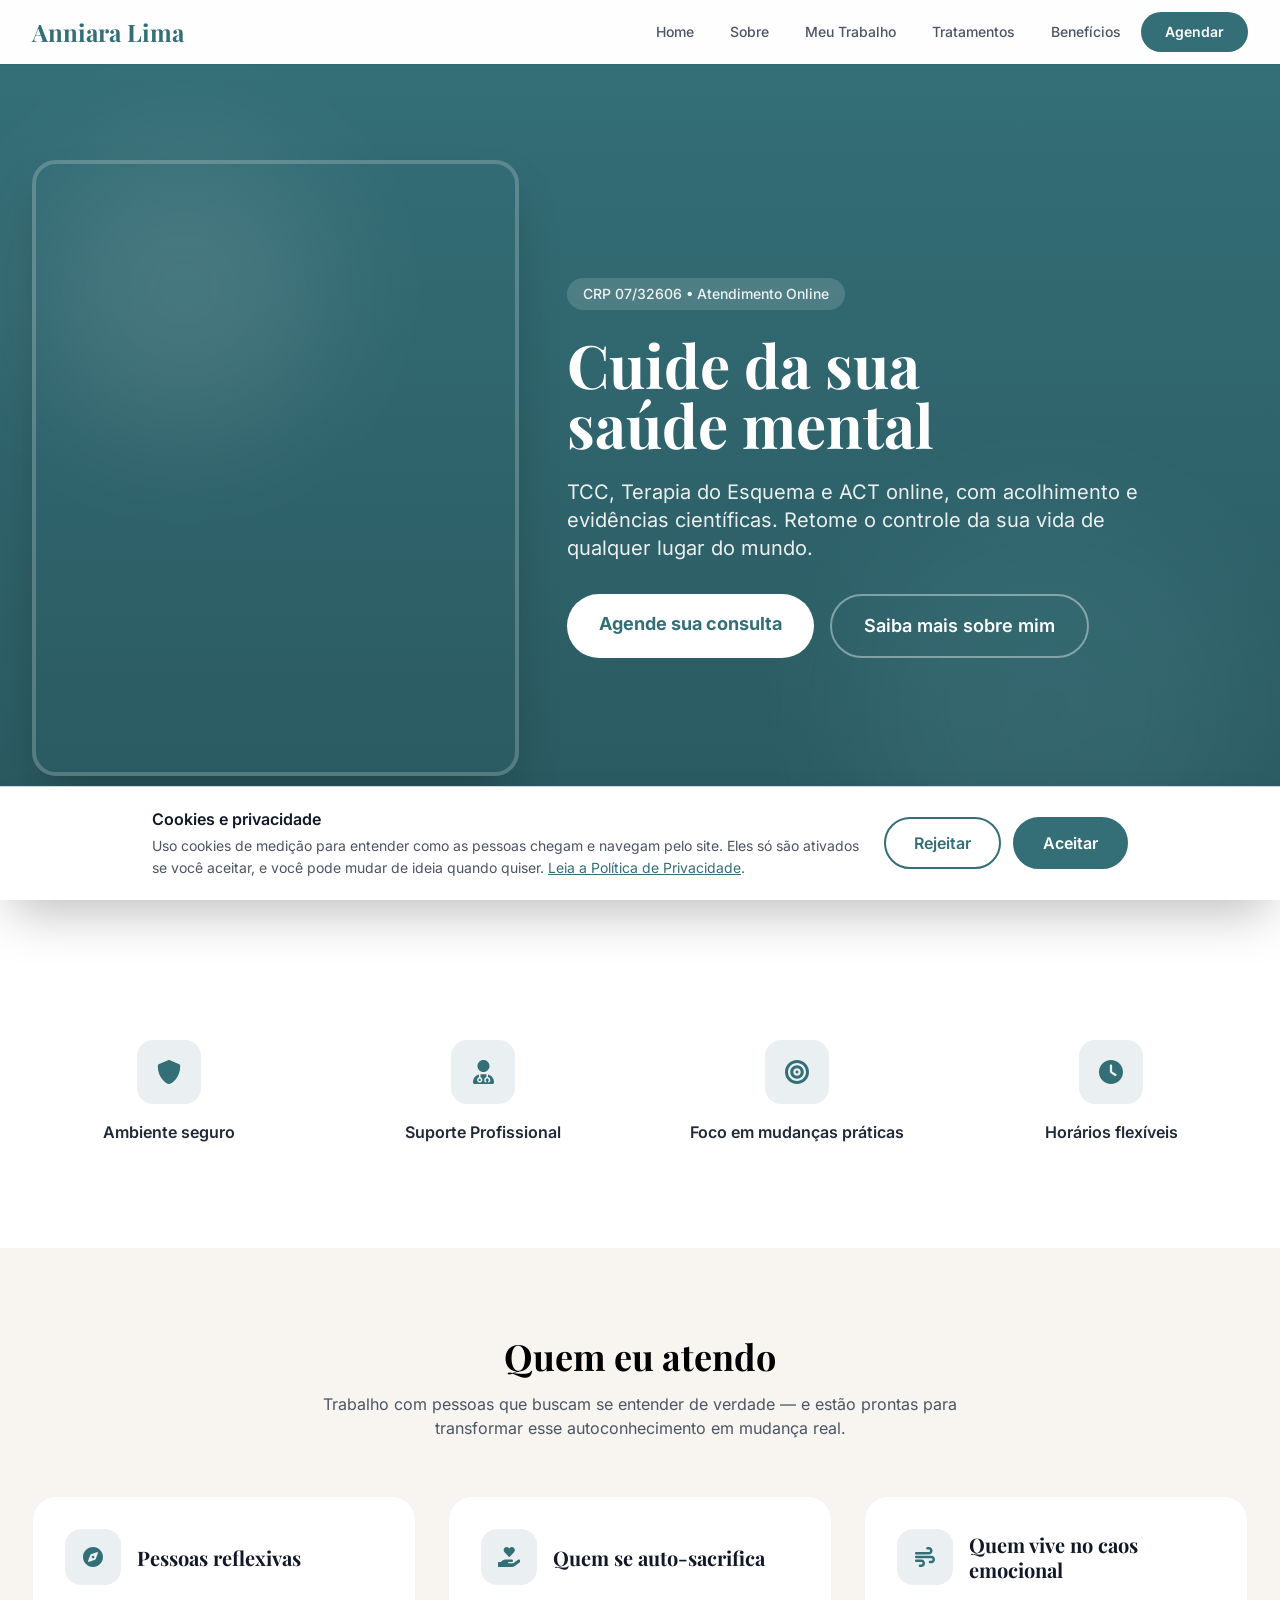
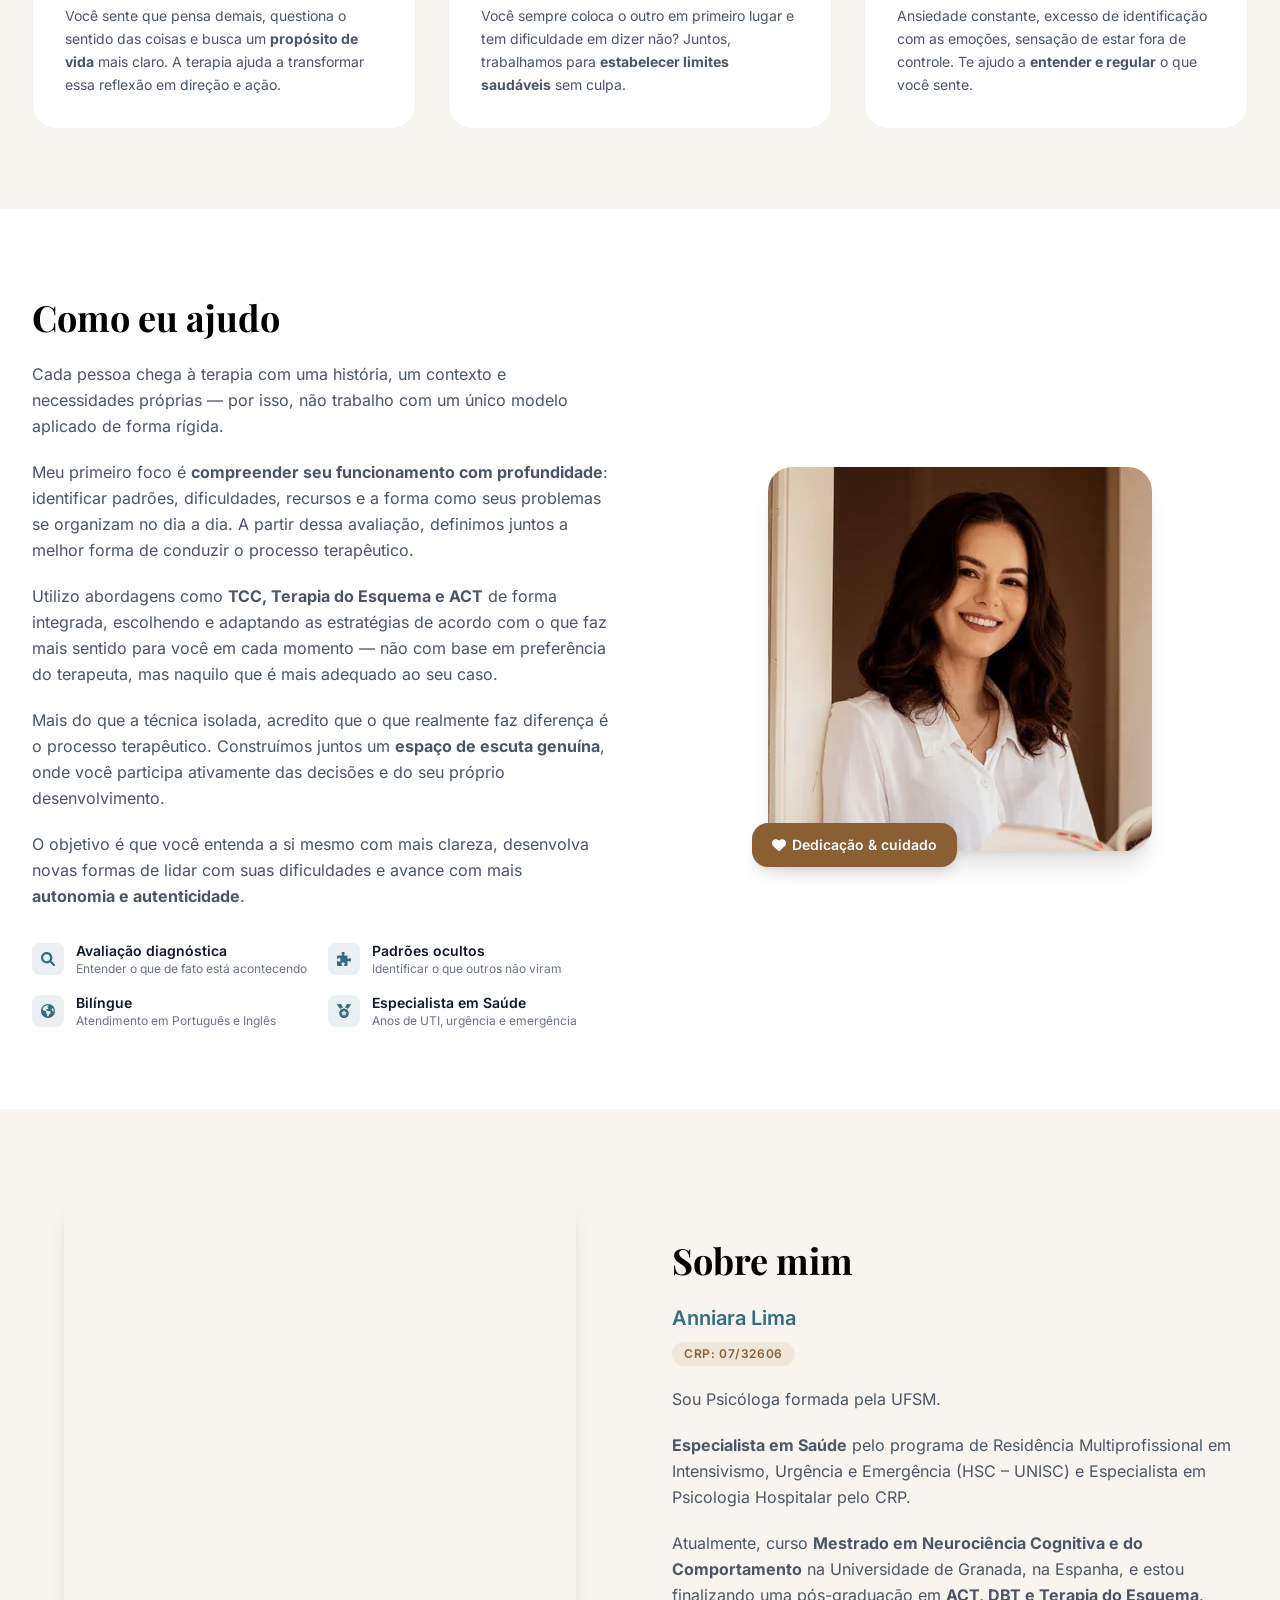
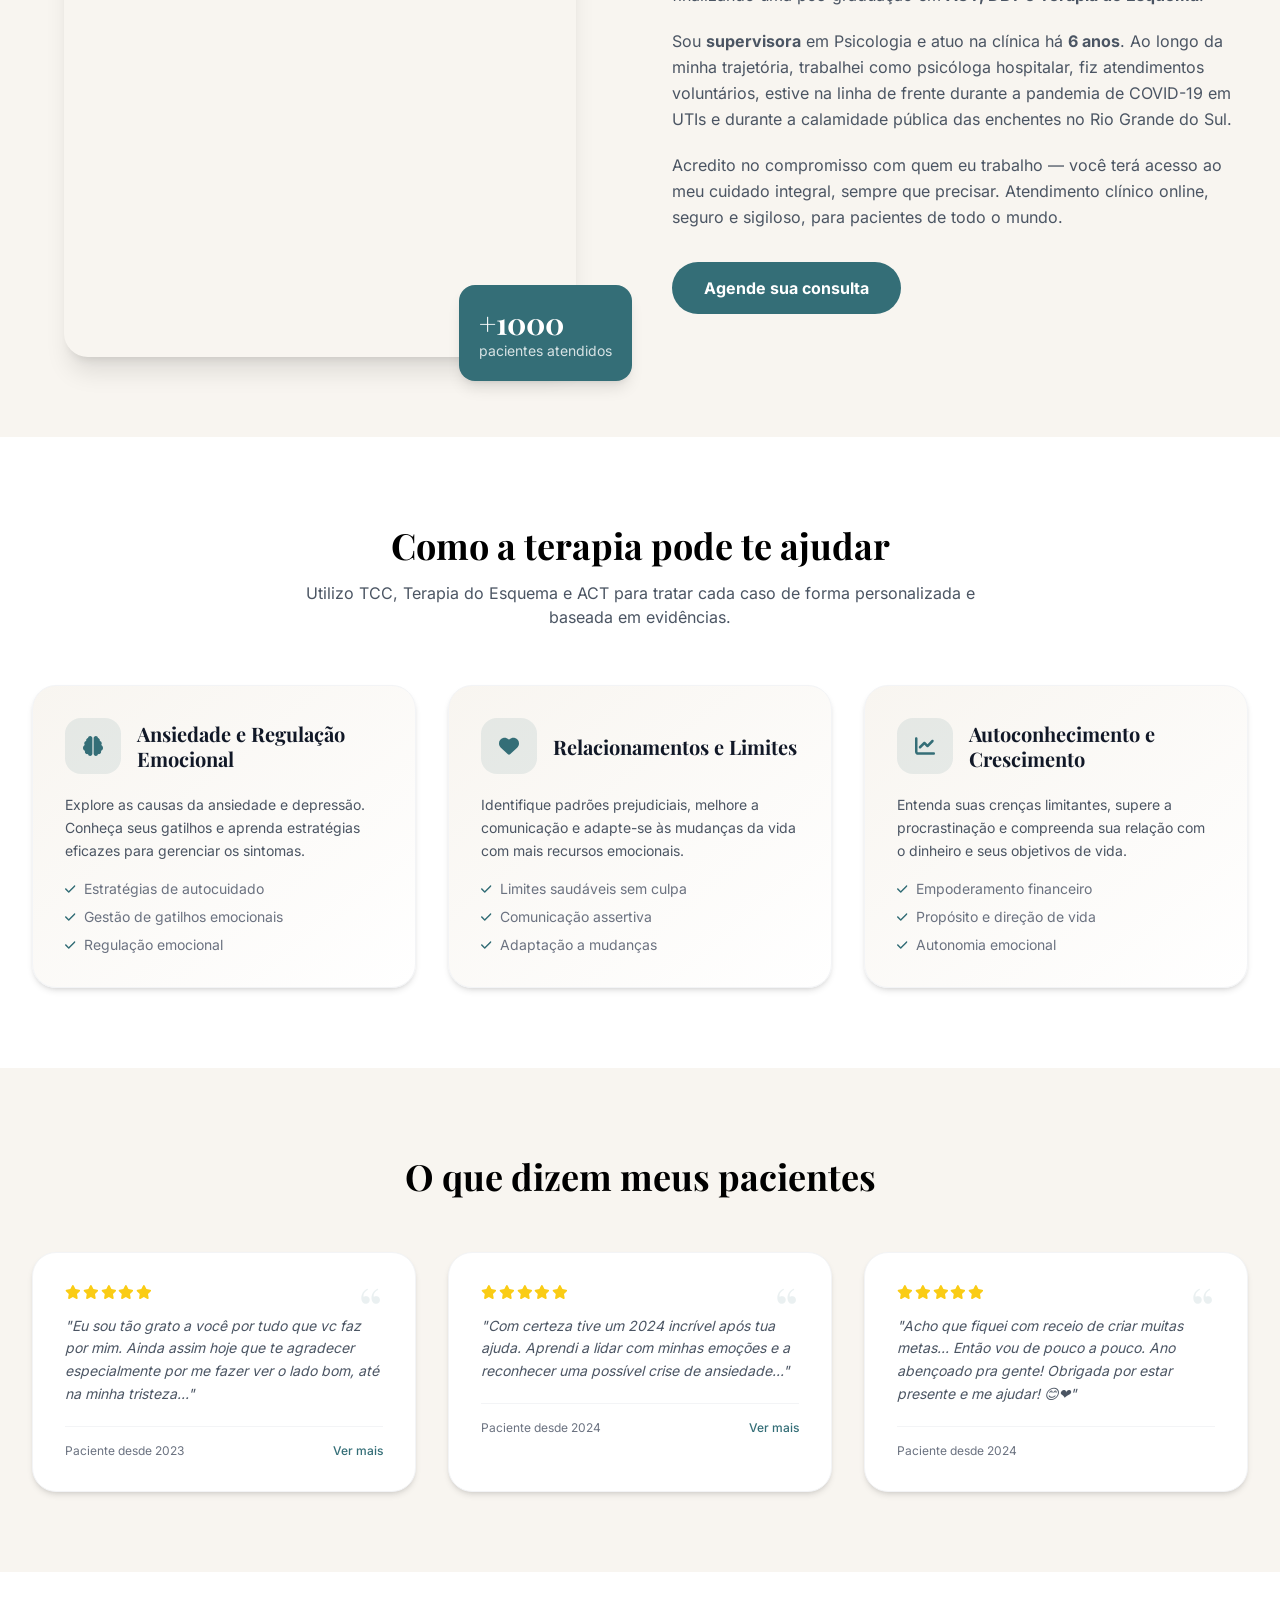
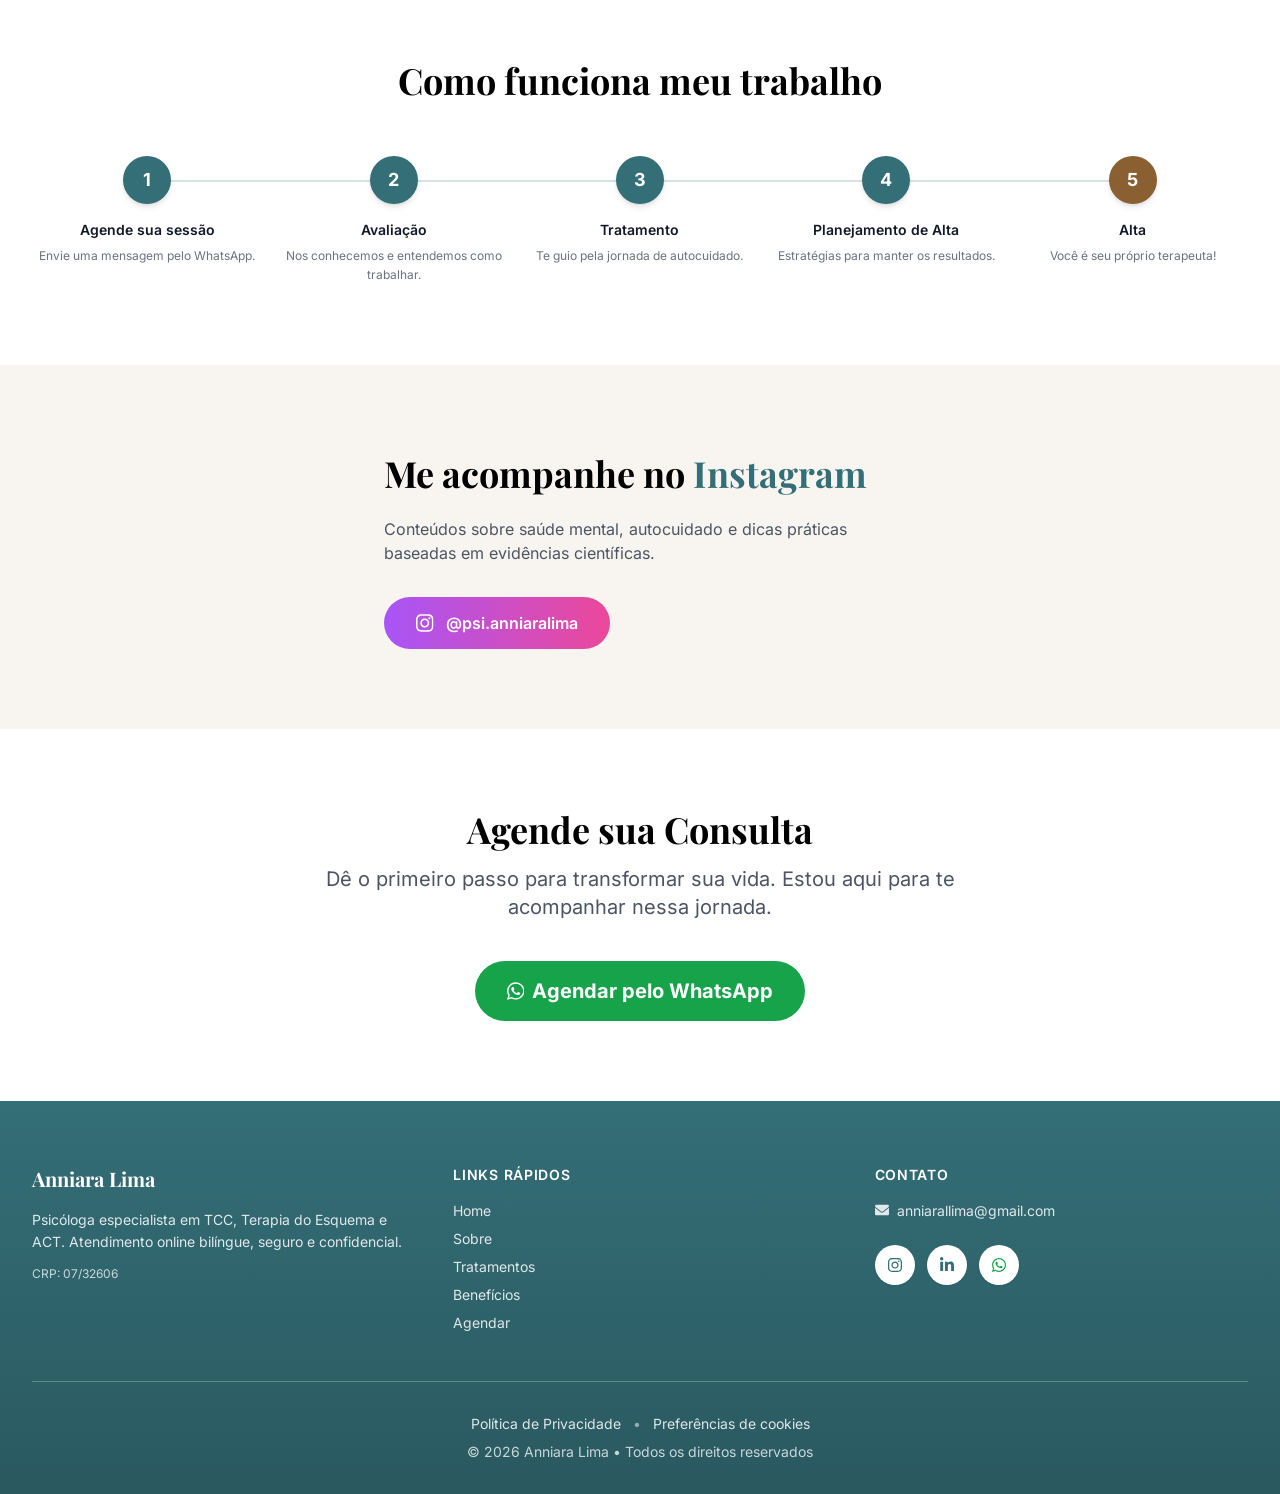
<file: index.html>
<!DOCTYPE html>
<html lang="pt-BR">

<head>
    <meta charset="UTF-8">
    <meta name="viewport" content="width=device-width, initial-scale=1.0">

    <!-- Consent Mode v2 — PRECISA vir antes do GTM.
         Tudo negado por padrão: a ANPD entende que analytics que alimenta
         publicidade não se sustenta em legítimo interesse, então só dispara
         depois do aceite explícito no banner. Se o visitante já escolheu antes,
         a escolha é restaurada aqui, antes de o GTM carregar, para as tags não
         perderem o page_view de quem já consentiu. -->
    <script>
        window.dataLayer = window.dataLayer || [];
        function gtag() { dataLayer.push(arguments); }
        gtag('consent', 'default', {
            ad_storage: 'denied',
            ad_user_data: 'denied',
            ad_personalization: 'denied',
            analytics_storage: 'denied',
            functionality_storage: 'granted',
            security_storage: 'granted',
            wait_for_update: 500
        });
        try {
            if (localStorage.getItem('anni_consentimento') === 'aceito') {
                gtag('consent', 'update', {
                    ad_storage: 'granted',
                    ad_user_data: 'granted',
                    ad_personalization: 'granted',
                    analytics_storage: 'granted'
                });
            }
        } catch (e) { /* localStorage bloqueado: mantém tudo negado */ }
    </script>

    <!-- Google Tag Manager. O GA4 (G-YTCXGHN0HZ) é configurado COMO TAG dentro
         deste container — não instalar o snippet gtag.js junto, senão o
         page_view conta duas vezes e a conversão infla. -->
    <script>
        (function (w, d, s, l, i) {
            w[l] = w[l] || []; w[l].push({ 'gtm.start': new Date().getTime(), event: 'gtm.js' });
            var f = d.getElementsByTagName(s)[0], j = d.createElement(s), dl = l != 'dataLayer' ? '&l=' + l : '';
            j.async = true; j.src = 'https://www.googletagmanager.com/gtm.js?id=' + i + dl;
            f.parentNode.insertBefore(j, f);
        })(window, document, 'script', 'dataLayer', 'GTM-5PC9S4DZ');
    </script>

    <title>Anniara Lima - Psicóloga | Terapia Cognitivo-Comportamental</title>
    <link rel="icon" type="image/x-icon" href="static/icon_anni.ico">
    <meta name="description"
        content="Psicóloga brasileira (CRP 07/32606) com atendimento online em TCC, Terapia do Esquema e ACT. Sessões em português e inglês, de qualquer lugar do mundo.">
    <meta name="author" content="Anniara Lima">
    <meta name="robots" content="index, follow">
    <meta property="og:title" content="Anniara Lima - Psicóloga | Terapia Cognitivo-Comportamental">
    <meta property="og:description"
        content="Psicóloga brasileira, CRP 07/32606. Atendimento online em TCC, Terapia do Esquema e ACT, em português e inglês.">
    <meta property="og:type" content="website">
    <meta property="og:url" content="https://anniaralima.com">
    <meta property="og:image" content="https://anniaralima.com/images/opt/hero-1200.webp">
    <meta name="twitter:card" content="summary_large_image">
    <meta name="twitter:title" content="Anniara Lima - Psicóloga | Terapia Cognitivo-Comportamental">
    <meta name="twitter:description"
        content="Psicóloga brasileira, CRP 07/32606. Atendimento online em TCC, Terapia do Esquema e ACT, em português e inglês.">
    <link rel="canonical" href="https://anniaralima.com">
    <script type="application/ld+json">
    {
      "@context": "https://schema.org",
      "@graph": [
        {
          "@type": "WebSite",
          "@id": "https://anniaralima.com/#website",
          "url": "https://anniaralima.com/",
          "name": "Anniara Lima — Psicóloga",
          "inLanguage": "pt-BR",
          "publisher": {
            "@id": "https://anniaralima.com/#pratica"
          }
        },
        {
          "@type": "WebPage",
          "@id": "https://anniaralima.com/#webpage",
          "url": "https://anniaralima.com/",
          "name": "Anniara Lima - Psicóloga | Terapia Cognitivo-Comportamental",
          "description": "Psicóloga brasileira (CRP 07/32606) com atendimento online em TCC, Terapia do Esquema e ACT. Sessões em português e inglês.",
          "inLanguage": "pt-BR",
          "isPartOf": {
            "@id": "https://anniaralima.com/#website"
          },
          "about": {
            "@id": "https://anniaralima.com/#anniara"
          },
          "primaryImageOfPage": {
            "@type": "ImageObject",
            "url": "https://anniaralima.com/images/opt/hero-1200.webp"
          }
        },
        {
          "@type": "Person",
          "@id": "https://anniaralima.com/#anniara",
          "name": "Anniara Lucia Dornelles de Lima",
          "alternateName": "Anniara Lima",
          "givenName": "Anniara",
          "familyName": "Dornelles de Lima",
          "jobTitle": "Psicóloga",
          "description": "Psicóloga brasileira registrada no CRP 07/32606, com atendimento clínico online em português e inglês. Trabalha com Terapia Cognitivo-Comportamental, Terapia do Esquema e Terapia de Aceitação e Compromisso.",
          "url": "https://anniaralima.com/",
          "image": "https://anniaralima.com/images/opt/hero-1200.webp",
          "email": "anniarallima@gmail.com",
          "nationality": {
            "@type": "Country",
            "name": "Brasil"
          },
          "knowsLanguage": [
            {
              "@type": "Language",
              "name": "Português"
            },
            {
              "@type": "Language",
              "name": "Inglês"
            }
          ],
          "knowsAbout": [
            "Terapia Cognitivo-Comportamental",
            "Terapia do Esquema",
            "Terapia de Aceitação e Compromisso",
            "Psicologia Hospitalar",
            "Ansiedade",
            "Regulação emocional",
            "Psicopatologia"
          ],
          "identifier": {
            "@type": "PropertyValue",
            "propertyID": "CRP",
            "name": "Registro no Conselho Regional de Psicologia",
            "value": "07/32606"
          },
          "memberOf": {
            "@type": "Organization",
            "name": "Conselho Regional de Psicologia do Rio Grande do Sul (CRP-07)"
          },
          "hasCredential": [
            {
              "@type": "EducationalOccupationalCredential",
              "name": "Bacharelado em Psicologia",
              "credentialCategory": "Graduação",
              "recognizedBy": {
                "@type": "CollegeOrUniversity",
                "name": "Universidade Federal de Santa Maria (UFSM)"
              }
            },
            {
              "@type": "EducationalOccupationalCredential",
              "name": "Residência Multiprofissional em Intensivismo, Urgência e Emergência",
              "credentialCategory": "Residência",
              "recognizedBy": {
                "@type": "CollegeOrUniversity",
                "name": "Universidade de Santa Cruz do Sul (UNISC)"
              }
            },
            {
              "@type": "EducationalOccupationalCredential",
              "name": "Especialista em Psicologia Hospitalar",
              "credentialCategory": "Título de especialista",
              "recognizedBy": {
                "@type": "Organization",
                "name": "Conselho Federal de Psicologia (CFP)",
                "url": "https://site.cfp.org.br/"
              }
            }
          ],
          "alumniOf": [
            {
              "@type": "CollegeOrUniversity",
              "name": "Universidade Federal de Santa Maria (UFSM)"
            },
            {
              "@type": "CollegeOrUniversity",
              "name": "Universidade de Santa Cruz do Sul (UNISC)"
            },
            {
              "@type": "CollegeOrUniversity",
              "name": "Universidad de Granada"
            }
          ],
          "worksFor": {
            "@id": "https://anniaralima.com/#pratica"
          },
          "sameAs": [
            "https://instagram.com/psi.anniaralima",
            "https://www.linkedin.com/in/anniara-lima"
          ]
        },
        {
          "@type": "MedicalOrganization",
          "@id": "https://anniaralima.com/#pratica",
          "name": "Anniara Lima — Psicologia Clínica Online",
          "description": "Atendimento psicológico clínico online, em português e inglês, para adultos em qualquer lugar do mundo.",
          "url": "https://anniaralima.com/",
          "email": "anniarallima@gmail.com",
          "telephone": "+34678217421",
          "image": "https://anniaralima.com/images/opt/hero-1200.webp",
          "founder": {
            "@id": "https://anniaralima.com/#anniara"
          },
          "employee": {
            "@id": "https://anniaralima.com/#anniara"
          },
          "knowsLanguage": [
            {
              "@type": "Language",
              "name": "Português"
            },
            {
              "@type": "Language",
              "name": "Inglês"
            }
          ],
          "areaServed": {
            "@type": "Country",
            "name": "Brasil"
          },
          "sameAs": [
            "https://instagram.com/psi.anniaralima",
            "https://www.linkedin.com/in/anniara-lima"
          ]
        },
        {
          "@type": "Service",
          "@id": "https://anniaralima.com/#servico-tcc",
          "name": "Terapia Cognitivo-Comportamental online",
          "serviceType": "Terapia Cognitivo-Comportamental",
          "provider": {
            "@id": "https://anniaralima.com/#pratica"
          },
          "areaServed": {
            "@type": "Country",
            "name": "Brasil"
          },
          "availableChannel": {
            "@type": "ServiceChannel",
            "serviceUrl": "https://anniaralima.com/#agendar",
            "availableLanguage": [
              {
                "@type": "Language",
                "name": "Português"
              },
              {
                "@type": "Language",
                "name": "Inglês"
              }
            ]
          }
        },
        {
          "@type": "Service",
          "@id": "https://anniaralima.com/#servico-esquema",
          "name": "Terapia do Esquema online",
          "serviceType": "Terapia do Esquema",
          "provider": {
            "@id": "https://anniaralima.com/#pratica"
          },
          "areaServed": {
            "@type": "Country",
            "name": "Brasil"
          },
          "availableChannel": {
            "@type": "ServiceChannel",
            "serviceUrl": "https://anniaralima.com/#agendar",
            "availableLanguage": [
              {
                "@type": "Language",
                "name": "Português"
              },
              {
                "@type": "Language",
                "name": "Inglês"
              }
            ]
          }
        },
        {
          "@type": "Service",
          "@id": "https://anniaralima.com/#servico-act",
          "name": "Terapia de Aceitação e Compromisso online",
          "serviceType": "Terapia de Aceitação e Compromisso",
          "provider": {
            "@id": "https://anniaralima.com/#pratica"
          },
          "areaServed": {
            "@type": "Country",
            "name": "Brasil"
          },
          "availableChannel": {
            "@type": "ServiceChannel",
            "serviceUrl": "https://anniaralima.com/#agendar",
            "availableLanguage": [
              {
                "@type": "Language",
                "name": "Português"
              },
              {
                "@type": "Language",
                "name": "Inglês"
              }
            ]
          }
        }
      ]
    }
    </script>
    <link rel="preload" href="static/fonts/inter-latin.woff2" as="font" type="font/woff2" crossorigin>
    <link rel="preload" href="static/fonts/playfair-display-latin.woff2" as="font" type="font/woff2" crossorigin>
    <link rel="preload" as="image" fetchpriority="high" href="images/opt/hero-640.webp"
        imagesrcset="images/opt/hero-480.webp 480w, images/opt/hero-640.webp 640w, images/opt/hero-768.webp 768w, images/opt/hero-900.webp 900w, images/opt/hero-1200.webp 1200w"
        imagesizes="(max-width: 767px) calc(100vw - 2rem), 512px">
    <link rel="stylesheet" href="styles.css">
    <link rel="apple-touch-icon" sizes="180x180" href="static/opt/apple-touch-icon.png">
    <link rel="icon" type="image/png" sizes="192x192" href="static/opt/icon-192.png">
    <link rel="icon" type="image/png" sizes="512x512" href="static/opt/icon-512.png">
</head>

<body class="bg-soft-bg font-sans">
    <!-- Google Tag Manager (noscript) -->
    <noscript><iframe src="https://www.googletagmanager.com/ns.html?id=GTM-5PC9S4DZ" height="0" width="0"
            style="display:none;visibility:hidden" title="Google Tag Manager"></iframe></noscript>
    <!-- Sprite de ícones (substitui o Font Awesome) -->
    <svg xmlns="http://www.w3.org/2000/svg" style="display:none" aria-hidden="true"><symbol id="i-bars" viewBox="0 0 448 512"><path d="M0 96C0 78.33 14.33 64 32 64H416C433.7 64 448 78.33 448 96C448 113.7 433.7 128 416 128H32C14.33 128 0 113.7 0 96zM0 256C0 238.3 14.33 224 32 224H416C433.7 224 448 238.3 448 256C448 273.7 433.7 288 416 288H32C14.33 288 0 273.7 0 256zM416 448H32C14.33 448 0 433.7 0 416C0 398.3 14.33 384 32 384H416C433.7 384 448 398.3 448 416C448 433.7 433.7 448 416 448z"/></symbol><symbol id="i-brain" viewBox="0 0 512 512"><path d="M184 0C214.9 0 240 25.07 240 56V456C240 486.9 214.9 512 184 512C155.1 512 131.3 490.1 128.3 461.9C123.1 463.3 117.6 464 112 464C76.65 464 48 435.3 48 400C48 392.6 49.27 385.4 51.59 378.8C21.43 367.4 0 338.2 0 304C0 272.1 18.71 244.5 45.77 231.7C37.15 220.8 32 206.1 32 192C32 161.3 53.59 135.7 82.41 129.4C80.84 123.9 80 118 80 112C80 82.06 100.6 56.92 128.3 49.93C131.3 21.86 155.1 0 184 0zM383.7 49.93C411.4 56.92 432 82.06 432 112C432 118 431.2 123.9 429.6 129.4C458.4 135.7 480 161.3 480 192C480 206.1 474.9 220.8 466.2 231.7C493.3 244.5 512 272.1 512 304C512 338.2 490.6 367.4 460.4 378.8C462.7 385.4 464 392.6 464 400C464 435.3 435.3 464 400 464C394.4 464 388.9 463.3 383.7 461.9C380.7 490.1 356.9 512 328 512C297.1 512 272 486.9 272 456V56C272 25.07 297.1 0 328 0C356.9 0 380.7 21.86 383.7 49.93z"/></symbol><symbol id="i-bullseye" viewBox="0 0 512 512"><path d="M288 256C288 273.7 273.7 288 256 288C238.3 288 224 273.7 224 256C224 238.3 238.3 224 256 224C273.7 224 288 238.3 288 256zM112 256C112 176.5 176.5 112 256 112C335.5 112 400 176.5 400 256C400 335.5 335.5 400 256 400C176.5 400 112 335.5 112 256zM256 336C300.2 336 336 300.2 336 256C336 211.8 300.2 176 256 176C211.8 176 176 211.8 176 256C176 300.2 211.8 336 256 336zM512 256C512 397.4 397.4 512 256 512C114.6 512 0 397.4 0 256C0 114.6 114.6 0 256 0C397.4 0 512 114.6 512 256zM256 64C149.1 64 64 149.1 64 256C64 362 149.1 448 256 448C362 448 448 362 448 256C448 149.1 362 64 256 64z"/></symbol><symbol id="i-chart-line" viewBox="0 0 512 512"><path d="M64 400C64 408.8 71.16 416 80 416H480C497.7 416 512 430.3 512 448C512 465.7 497.7 480 480 480H80C35.82 480 0 444.2 0 400V64C0 46.33 14.33 32 32 32C49.67 32 64 46.33 64 64V400zM342.6 278.6C330.1 291.1 309.9 291.1 297.4 278.6L240 221.3L150.6 310.6C138.1 323.1 117.9 323.1 105.4 310.6C92.88 298.1 92.88 277.9 105.4 265.4L217.4 153.4C229.9 140.9 250.1 140.9 262.6 153.4L320 210.7L425.4 105.4C437.9 92.88 458.1 92.88 470.6 105.4C483.1 117.9 483.1 138.1 470.6 150.6L342.6 278.6z"/></symbol><symbol id="i-check" viewBox="0 0 448 512"><path d="M438.6 105.4C451.1 117.9 451.1 138.1 438.6 150.6L182.6 406.6C170.1 419.1 149.9 419.1 137.4 406.6L9.372 278.6C-3.124 266.1-3.124 245.9 9.372 233.4C21.87 220.9 42.13 220.9 54.63 233.4L159.1 338.7L393.4 105.4C405.9 92.88 426.1 92.88 438.6 105.4H438.6z"/></symbol><symbol id="i-clock" viewBox="0 0 512 512"><path d="M256 512C114.6 512 0 397.4 0 256C0 114.6 114.6 0 256 0C397.4 0 512 114.6 512 256C512 397.4 397.4 512 256 512zM232 256C232 264 236 271.5 242.7 275.1L338.7 339.1C349.7 347.3 364.6 344.3 371.1 333.3C379.3 322.3 376.3 307.4 365.3 300L280 243.2V120C280 106.7 269.3 96 255.1 96C242.7 96 231.1 106.7 231.1 120L232 256z"/></symbol><symbol id="i-compass" viewBox="0 0 512 512"><path d="M288 256C288 273.7 273.7 288 256 288C238.3 288 224 273.7 224 256C224 238.3 238.3 224 256 224C273.7 224 288 238.3 288 256zM0 256C0 114.6 114.6 0 256 0C397.4 0 512 114.6 512 256C512 397.4 397.4 512 256 512C114.6 512 0 397.4 0 256zM325.1 306.7L380.6 162.4C388.1 142.1 369 123.9 349.6 131.4L205.3 186.9C196.8 190.1 190.1 196.8 186.9 205.3L131.4 349.6C123.9 369 142.1 388.1 162.4 380.6L306.7 325.1C315.2 321.9 321.9 315.2 325.1 306.7V306.7z"/></symbol><symbol id="i-envelope" viewBox="0 0 512 512"><path d="M256 352c-16.53 0-33.06-5.422-47.16-16.41L0 173.2V400C0 426.5 21.49 448 48 448h416c26.51 0 48-21.49 48-48V173.2l-208.8 162.5C289.1 346.6 272.5 352 256 352zM16.29 145.3l212.2 165.1c16.19 12.6 38.87 12.6 55.06 0l212.2-165.1C505.1 137.3 512 125 512 112C512 85.49 490.5 64 464 64h-416C21.49 64 0 85.49 0 112C0 125 6.01 137.3 16.29 145.3z"/></symbol><symbol id="i-globe-americas" viewBox="0 0 512 512"><path d="M512 256C512 397.4 397.4 512 256 512C114.6 512 0 397.4 0 256C0 114.6 114.6 0 256 0C397.4 0 512 114.6 512 256zM57.71 192.1L67.07 209.4C75.36 223.9 88.99 234.6 105.1 239.2L162.1 255.7C180.2 260.6 192 276.3 192 294.2V334.1C192 345.1 198.2 355.1 208 359.1C217.8 364.9 224 374.9 224 385.9V424.9C224 440.5 238.9 451.7 253.9 447.4C270.1 442.8 282.5 429.1 286.6 413.7L289.4 402.5C293.6 385.6 304.6 371.1 319.7 362.4L327.8 357.8C342.8 349.3 352 333.4 352 316.1V307.9C352 295.1 346.9 282.9 337.9 273.9L334.1 270.1C325.1 261.1 312.8 255.1 300.1 255.1H256.1C245.9 255.1 234.9 253.1 225.2 247.6L190.7 227.8C186.4 225.4 183.1 221.4 181.6 216.7C178.4 207.1 182.7 196.7 191.7 192.1L197.7 189.2C204.3 185.9 211.9 185.3 218.1 187.7L242.2 195.4C250.3 198.1 259.3 195 264.1 187.9C268.8 180.8 268.3 171.5 262.9 165L249.3 148.8C239.3 136.8 239.4 119.3 249.6 107.5L265.3 89.12C274.1 78.85 275.5 64.16 268.8 52.42L266.4 48.26C262.1 48.09 259.5 48 256 48C163.1 48 84.4 108.9 57.71 192.1L57.71 192.1zM437.6 154.5L412 164.8C396.3 171.1 388.2 188.5 393.5 204.6L410.4 255.3C413.9 265.7 422.4 273.6 433 276.3L462.2 283.5C463.4 274.5 464 265.3 464 256C464 219.2 454.4 184.6 437.6 154.5H437.6z"/></symbol><symbol id="i-hand-holding-heart" viewBox="0 0 576 512"><path d="M275.2 250.5c7 7.375 18.5 7.375 25.5 0l108.1-114.2c31.5-33.12 29.72-88.1-5.65-118.7c-30.88-26.75-76.75-21.9-104.9 7.724L287.1 36.91L276.8 25.28C248.7-4.345 202.7-9.194 171.1 17.56C136.7 48.18 134.7 103.2 166.4 136.3L275.2 250.5zM568.2 336.3c-13.12-17.81-38.14-21.66-55.93-8.469l-119.7 88.17h-120.6c-8.748 0-15.1-7.25-15.1-15.1c0-8.746 7.25-15.1 15.1-15.1h78.25c15.1 0 30.75-10.87 33.37-26.62c3.25-19.1-12.12-37.37-31.62-37.37H191.1c-26.1 0-53.12 9.25-74.12 26.25l-46.5 37.74l-55.37-.0253c-8.748 0-15.1 7.275-15.1 16.02L.0001 496C.0001 504.8 7.251 512 15.1 512h346.1c22.03 0 43.92-7.187 61.7-20.28l135.1-99.51C577.5 379.1 581.3 354.1 568.2 336.3z"/></symbol><symbol id="i-heart" viewBox="0 0 512 512"><path d="M0 190.9V185.1C0 115.2 50.52 55.58 119.4 44.1C164.1 36.51 211.4 51.37 244 84.02L256 96L267.1 84.02C300.6 51.37 347 36.51 392.6 44.1C461.5 55.58 512 115.2 512 185.1V190.9C512 232.4 494.8 272.1 464.4 300.4L283.7 469.1C276.2 476.1 266.3 480 256 480C245.7 480 235.8 476.1 228.3 469.1L47.59 300.4C17.23 272.1 .0003 232.4 .0003 190.9L0 190.9z"/></symbol><symbol id="i-instagram" viewBox="0 0 448 512"><path d="M224.1 141c-63.6 0-114.9 51.3-114.9 114.9s51.3 114.9 114.9 114.9S339 319.5 339 255.9 287.7 141 224.1 141zm0 189.6c-41.1 0-74.7-33.5-74.7-74.7s33.5-74.7 74.7-74.7 74.7 33.5 74.7 74.7-33.6 74.7-74.7 74.7zm146.4-194.3c0 14.9-12 26.8-26.8 26.8-14.9 0-26.8-12-26.8-26.8s12-26.8 26.8-26.8 26.8 12 26.8 26.8zm76.1 27.2c-1.7-35.9-9.9-67.7-36.2-93.9-26.2-26.2-58-34.4-93.9-36.2-37-2.1-147.9-2.1-184.9 0-35.8 1.7-67.6 9.9-93.9 36.1s-34.4 58-36.2 93.9c-2.1 37-2.1 147.9 0 184.9 1.7 35.9 9.9 67.7 36.2 93.9s58 34.4 93.9 36.2c37 2.1 147.9 2.1 184.9 0 35.9-1.7 67.7-9.9 93.9-36.2 26.2-26.2 34.4-58 36.2-93.9 2.1-37 2.1-147.8 0-184.8zM398.8 388c-7.8 19.6-22.9 34.7-42.6 42.6-29.5 11.7-99.5 9-132.1 9s-102.7 2.6-132.1-9c-19.6-7.8-34.7-22.9-42.6-42.6-11.7-29.5-9-99.5-9-132.1s-2.6-102.7 9-132.1c7.8-19.6 22.9-34.7 42.6-42.6 29.5-11.7 99.5-9 132.1-9s102.7-2.6 132.1 9c19.6 7.8 34.7 22.9 42.6 42.6 11.7 29.5 9 99.5 9 132.1s2.7 102.7-9 132.1z"/></symbol><symbol id="i-linkedin-in" viewBox="0 0 448 512"><path d="M100.28 448H7.4V148.9h92.88zM53.79 108.1C24.09 108.1 0 83.5 0 53.8a53.79 53.79 0 0 1 107.58 0c0 29.7-24.1 54.3-53.79 54.3zM447.9 448h-92.68V302.4c0-34.7-.7-79.2-48.29-79.2-48.29 0-55.69 37.7-55.69 76.7V448h-92.78V148.9h89.08v40.8h1.3c12.4-23.5 42.69-48.3 87.88-48.3 94 0 111.28 61.9 111.28 142.3V448z"/></symbol><symbol id="i-medal" viewBox="0 0 512 512"><path d="M223.7 130.8L149.1 7.77C147.1 2.949 141.9 0 136.3 0H16.03c-12.95 0-20.53 14.58-13.1 25.18l111.3 158.9C143.9 156.4 181.7 137.3 223.7 130.8zM256 160c-97.25 0-176 78.75-176 176S158.8 512 256 512s176-78.75 176-176S353.3 160 256 160zM348.5 317.3l-37.88 37l8.875 52.25c1.625 9.25-8.25 16.5-16.63 12l-46.88-24.62L209.1 418.5c-8.375 4.5-18.25-2.75-16.63-12l8.875-52.25l-37.88-37C156.6 310.6 160.5 299 169.9 297.6l52.38-7.625L245.7 242.5c2-4.25 6.125-6.375 10.25-6.375S264.2 238.3 266.2 242.5l23.5 47.5l52.38 7.625C351.6 299 355.4 310.6 348.5 317.3zM495.1 0H375.7c-5.621 0-10.83 2.949-13.72 7.77l-73.76 122.1c42 6.5 79.88 25.62 109.5 53.38l111.3-158.9C516.5 14.58 508.9 0 495.1 0z"/></symbol><symbol id="i-puzzle-piece" viewBox="0 0 512 512"><path d="M512 288c0 35.35-21.49 64-48 64c-32.43 0-31.72-32-55.64-32C394.9 320 384 330.9 384 344.4V480c0 17.67-14.33 32-32 32h-71.64C266.9 512 256 501.1 256 487.6C256 463.1 288 464.4 288 432c0-26.51-28.65-48-64-48s-64 21.49-64 48c0 32.43 32 31.72 32 55.64C192 501.1 181.1 512 167.6 512H32c-17.67 0-32-14.33-32-32v-135.6C0 330.9 10.91 320 24.36 320C48.05 320 47.6 352 80 352C106.5 352 128 323.3 128 288S106.5 223.1 80 223.1c-32.43 0-31.72 32-55.64 32C10.91 255.1 0 245.1 0 231.6v-71.64c0-17.67 14.33-31.1 32-31.1h135.6C181.1 127.1 192 117.1 192 103.6c0-23.69-32-23.24-32-55.64c0-26.51 28.65-47.1 64-47.1s64 21.49 64 47.1c0 32.43-32 31.72-32 55.64c0 13.45 10.91 24.36 24.36 24.36H352c17.67 0 32 14.33 32 31.1v71.64c0 13.45 10.91 24.36 24.36 24.36c23.69 0 23.24-32 55.64-32C490.5 223.1 512 252.7 512 288z"/></symbol><symbol id="i-search" viewBox="0 0 512 512"><path d="M500.3 443.7l-119.7-119.7c27.22-40.41 40.65-90.9 33.46-144.7C401.8 87.79 326.8 13.32 235.2 1.723C99.01-15.51-15.51 99.01 1.724 235.2c11.6 91.64 86.08 166.7 177.6 178.9c53.8 7.189 104.3-6.236 144.7-33.46l119.7 119.7c15.62 15.62 40.95 15.62 56.57 0C515.9 484.7 515.9 459.3 500.3 443.7zM79.1 208c0-70.58 57.42-128 128-128s128 57.42 128 128c0 70.58-57.42 128-128 128S79.1 278.6 79.1 208z"/></symbol><symbol id="i-shield-alt" viewBox="0 0 512 512"><path d="M496 127.1C496 381.3 309.1 512 255.1 512C204.9 512 16 385.3 16 127.1c0-19.41 11.7-36.89 29.61-44.28l191.1-80.01c4.906-2.031 13.13-3.701 18.44-3.701c5.281 0 13.58 1.67 18.46 3.701l192 80.01C484.3 91.1 496 108.6 496 127.1z"/></symbol><symbol id="i-star" viewBox="0 0 576 512"><path d="M381.2 150.3L524.9 171.5C536.8 173.2 546.8 181.6 550.6 193.1C554.4 204.7 551.3 217.3 542.7 225.9L438.5 328.1L463.1 474.7C465.1 486.7 460.2 498.9 450.2 506C440.3 513.1 427.2 514 416.5 508.3L288.1 439.8L159.8 508.3C149 514 135.9 513.1 126 506C116.1 498.9 111.1 486.7 113.2 474.7L137.8 328.1L33.58 225.9C24.97 217.3 21.91 204.7 25.69 193.1C29.46 181.6 39.43 173.2 51.42 171.5L195 150.3L259.4 17.97C264.7 6.954 275.9-.0391 288.1-.0391C300.4-.0391 311.6 6.954 316.9 17.97L381.2 150.3z"/></symbol><symbol id="i-times" viewBox="0 0 320 512"><path d="M310.6 361.4c12.5 12.5 12.5 32.75 0 45.25C304.4 412.9 296.2 416 288 416s-16.38-3.125-22.62-9.375L160 301.3L54.63 406.6C48.38 412.9 40.19 416 32 416S15.63 412.9 9.375 406.6c-12.5-12.5-12.5-32.75 0-45.25l105.4-105.4L9.375 150.6c-12.5-12.5-12.5-32.75 0-45.25s32.75-12.5 45.25 0L160 210.8l105.4-105.4c12.5-12.5 32.75-12.5 45.25 0s12.5 32.75 0 45.25l-105.4 105.4L310.6 361.4z"/></symbol><symbol id="i-user-md" viewBox="0 0 448 512"><path d="M352 128C352 198.7 294.7 256 223.1 256C153.3 256 95.1 198.7 95.1 128C95.1 57.31 153.3 0 223.1 0C294.7 0 352 57.31 352 128zM287.1 362C260.4 369.1 239.1 394.2 239.1 424V448C239.1 452.2 241.7 456.3 244.7 459.3L260.7 475.3C266.9 481.6 277.1 481.6 283.3 475.3C289.6 469.1 289.6 458.9 283.3 452.7L271.1 441.4V424C271.1 406.3 286.3 392 303.1 392C321.7 392 336 406.3 336 424V441.4L324.7 452.7C318.4 458.9 318.4 469.1 324.7 475.3C330.9 481.6 341.1 481.6 347.3 475.3L363.3 459.3C366.3 456.3 368 452.2 368 448V424C368 394.2 347.6 369.1 320 362V308.8C393.5 326.7 448 392.1 448 472V480C448 497.7 433.7 512 416 512H32C14.33 512 0 497.7 0 480V472C0 393 54.53 326.7 128 308.8V370.3C104.9 377.2 88 398.6 88 424C88 454.9 113.1 480 144 480C174.9 480 200 454.9 200 424C200 398.6 183.1 377.2 160 370.3V304.2C162.7 304.1 165.3 304 168 304H280C282.7 304 285.3 304.1 288 304.2L287.1 362zM167.1 424C167.1 437.3 157.3 448 143.1 448C130.7 448 119.1 437.3 119.1 424C119.1 410.7 130.7 400 143.1 400C157.3 400 167.1 410.7 167.1 424z"/></symbol><symbol id="i-whatsapp" viewBox="0 0 448 512"><path d="M380.9 97.1C339 55.1 283.2 32 223.9 32c-122.4 0-222 99.6-222 222 0 39.1 10.2 77.3 29.6 111L0 480l117.7-30.9c32.4 17.7 68.9 27 106.1 27h.1c122.3 0 224.1-99.6 224.1-222 0-59.3-25.2-115-67.1-157zm-157 341.6c-33.2 0-65.7-8.9-94-25.7l-6.7-4-69.8 18.3L72 359.2l-4.4-7c-18.5-29.4-28.2-63.3-28.2-98.2 0-101.7 82.8-184.5 184.6-184.5 49.3 0 95.6 19.2 130.4 54.1 34.8 34.9 56.2 81.2 56.1 130.5 0 101.8-84.9 184.6-186.6 184.6zm101.2-138.2c-5.5-2.8-32.8-16.2-37.9-18-5.1-1.9-8.8-2.8-12.5 2.8-3.7 5.6-14.3 18-17.6 21.8-3.2 3.7-6.5 4.2-12 1.4-32.6-16.3-54-29.1-75.5-66-5.7-9.8 5.7-9.1 16.3-30.3 1.8-3.7.9-6.9-.5-9.7-1.4-2.8-12.5-30.1-17.1-41.2-4.5-10.8-9.1-9.3-12.5-9.5-3.2-.2-6.9-.2-10.6-.2-3.7 0-9.7 1.4-14.8 6.9-5.1 5.6-19.4 19-19.4 46.3 0 27.3 19.9 53.7 22.6 57.4 2.8 3.7 39.1 59.7 94.8 83.8 35.2 15.2 49 16.5 66.6 13.9 10.7-1.6 32.8-13.4 37.4-26.4 4.6-13 4.6-24.1 3.2-26.4-1.3-2.5-5-3.9-10.5-6.6z"/></symbol><symbol id="i-wind" viewBox="0 0 512 512"><path d="M32 192h320c52.94 0 96-43.06 96-96s-43.06-96-96-96h-32c-17.69 0-32 14.31-32 32s14.31 32 32 32h32c17.66 0 32 14.34 32 32s-14.34 32-32 32H32C14.31 128 0 142.3 0 160S14.31 192 32 192zM160 320H32c-17.69 0-32 14.31-32 32s14.31 32 32 32h128c17.66 0 32 14.34 32 32s-14.34 32-32 32H128c-17.69 0-32 14.31-32 32s14.31 32 32 32h32c52.94 0 96-43.06 96-96S212.9 320 160 320zM416 224H32C14.31 224 0 238.3 0 256s14.31 32 32 32h384c17.66 0 32 14.34 32 32s-14.34 32-32 32h-32c-17.69 0-32 14.31-32 32s14.31 32 32 32h32c52.94 0 96-43.06 96-96S468.9 224 416 224z"/></symbol></svg>

    <!-- Header -->
    <header class="bg-white/90 backdrop-blur-md shadow-sm sticky top-0 z-50 transition-all duration-300">
        <nav class="max-w-7xl mx-auto px-4 sm:px-6 lg:px-8">
            <div class="flex justify-between items-center h-18 py-3">
                <div class="flex items-center">
                    <a href="#home"
                        class="text-2xl font-serif font-bold text-primary hover:text-primary_low transition duration-300 cursor-pointer">Anniara
                        Lima</a>
                </div>
                <div class="hidden md:flex items-center space-x-1">
                    <a href="#home"
                        class="nav-link text-gray-600 hover:text-primary px-4 py-2 text-sm font-medium relative">Home</a>
                    <a href="#sobre"
                        class="nav-link text-gray-600 hover:text-primary px-4 py-2 text-sm font-medium relative">Sobre</a>
                    <a href="#trabalho"
                        class="nav-link text-gray-600 hover:text-primary px-4 py-2 text-sm font-medium relative">Meu
                        Trabalho</a>
                    <a href="#tratamentos"
                        class="nav-link text-gray-600 hover:text-primary px-4 py-2 text-sm font-medium relative">Tratamentos</a>
                    <a href="#beneficios"
                        class="nav-link text-gray-600 hover:text-primary px-4 py-2 text-sm font-medium relative">Benefícios</a>
                    <a href="#agendar"
                        class="ml-4 bg-primary text-white font-semibold py-2.5 px-6 rounded-full text-sm hover:bg-primary-dark hover:shadow-lg transition-all duration-300 hover:-translate-y-0.5">Agendar</a>
                </div>
                <div class="md:hidden">
                    <button id="menuToggle" class="text-gray-700 hover:text-primary p-2" aria-label="Abrir menu">
                        <svg class="icon text-xl" viewBox="0 0 448 512" aria-hidden="true" focusable="false"><use href="#i-bars"></use></svg>
                    </button>
                </div>
            </div>
        </nav>
    </header>

    <!-- Mobile Menu Overlay -->
    <div id="mobileMenu" class="fixed inset-0 z-[60] invisible opacity-0 transition-all duration-300">
        <div class="absolute inset-0 bg-black/50 backdrop-blur-sm" id="menuOverlay"></div>
        <div class="absolute right-0 top-0 h-full w-72 bg-white shadow-2xl transform translate-x-full transition-transform duration-300"
            id="menuPanel">
            <div class="flex justify-between items-center p-6 border-b border-gray-100">
                <span class="font-serif font-bold text-primary text-lg">Menu</span>
                <button id="menuClose" class="text-gray-500 hover:text-primary p-2" aria-label="Fechar menu">
                    <svg class="icon text-xl" viewBox="0 0 320 512" aria-hidden="true" focusable="false"><use href="#i-times"></use></svg>
                </button>
            </div>
            <div class="flex flex-col p-6 space-y-2">
                <a href="#home"
                    class="mobile-nav-link text-gray-700 hover:text-primary hover:bg-primary/5 px-4 py-3 rounded-xl text-base font-medium transition-all">Home</a>
                <a href="#sobre"
                    class="mobile-nav-link text-gray-700 hover:text-primary hover:bg-primary/5 px-4 py-3 rounded-xl text-base font-medium transition-all">Sobre</a>
                <a href="#trabalho"
                    class="mobile-nav-link text-gray-700 hover:text-primary hover:bg-primary/5 px-4 py-3 rounded-xl text-base font-medium transition-all">Meu
                    Trabalho</a>
                <a href="#tratamentos"
                    class="mobile-nav-link text-gray-700 hover:text-primary hover:bg-primary/5 px-4 py-3 rounded-xl text-base font-medium transition-all">Tratamentos</a>
                <a href="#beneficios"
                    class="mobile-nav-link text-gray-700 hover:text-primary hover:bg-primary/5 px-4 py-3 rounded-xl text-base font-medium transition-all">Benefícios</a>
                <div class="pt-4 border-t border-gray-100 mt-4">
                    <a href="#agendar"
                        class="block text-center bg-primary text-white font-semibold py-3 px-6 rounded-full hover:bg-primary-dark transition-all">Agendar
                        Consulta</a>
                </div>
            </div>
        </div>
    </div>

    <!-- Hero Section -->
    <section data-section="home" id="home"
        class="relative bg-gradient-to-b from-primary from-0% via-primary-dark via-90% to-primary_low to-100% text-white pt-16 md:pt-24 pb-32 md:pb-40 transition-section overflow-hidden">
        <div class="absolute inset-0 opacity-10">
            <div class="absolute top-20 left-10 w-72 h-72 bg-white rounded-full blur-3xl"></div>
            <div class="absolute bottom-10 right-10 w-96 h-96 bg-primary_low rounded-full blur-3xl"></div>
        </div>
        <div class="max-w-7xl mx-auto px-4 sm:px-6 lg:px-8 relative z-10">
            <div class="flex flex-col md:flex-row items-center justify-center gap-12">
                <div class="md:w-5/12 flex justify-center">
                    <img src="images/opt/hero-640.webp"
                        srcset="images/opt/hero-480.webp 480w, images/opt/hero-640.webp 640w, images/opt/hero-768.webp 768w, images/opt/hero-900.webp 900w, images/opt/hero-1200.webp 1200w"
                        sizes="(max-width: 767px) calc(100vw - 2rem), 512px"
                        width="640" height="814" fetchpriority="high" decoding="async"
                        alt="Psicóloga Anniara Lima - Especialista em Terapia Cognitivo-Comportamental"
                        class="rounded-3xl shadow-2xl w-full max-w-lg h-auto object-cover border-4 border-white/20 hero-image" />
                </div>
                <div class="md:w-7/12 text-center md:text-left">
                    <span
                        class="inline-block bg-white/15 backdrop-blur-sm text-white/90 text-sm font-medium px-4 py-1.5 rounded-full mb-6">CRP
                        07/32606 • Atendimento Online</span>
                    <h1 class="font-serif text-4xl md:text-5xl lg:text-6xl font-bold mb-6 leading-tight">
                        Cuide da sua<br>saúde mental
                    </h1>
                    <p class="text-lg md:text-xl mb-8 text-white/90 max-w-xl leading-relaxed">
                        TCC, Terapia do Esquema e ACT online, com acolhimento e evidências científicas. Retome o
                        controle da sua vida de qualquer lugar do mundo.
                    </p>
                    <div class="flex flex-col sm:flex-row gap-4 justify-center md:justify-start">
                        <a href="#agendar"
                            class="cta-button bg-white text-primary font-bold py-4 px-8 rounded-full text-lg hover:bg-accent hover:shadow-xl transition-all duration-300 inline-block hover:-translate-y-1">
                            Agende sua consulta
                        </a>
                        <a href="#sobre"
                            class="border-2 border-white/40 text-white font-semibold py-4 px-8 rounded-full text-lg hover:bg-white/10 transition-all duration-300 inline-block">
                            Saiba mais sobre mim
                        </a>
                    </div>
                </div>
            </div>
        </div>
        <!-- Wave divider -->
        <div class="absolute bottom-0 left-0 w-full overflow-hidden leading-none">
            <svg class="relative block w-full h-20 md:h-32" viewBox="0 0 1440 100" preserveAspectRatio="none">
                <path d="M0,60 C360,100 720,0 1080,50 C1260,75 1380,65 1440,60 L1440,100 L0,100 Z" fill="#ffffff">
                </path>
            </svg>
        </div>
    </section>

    <!-- Features Section -->
    <section data-section="beneficios" id="beneficios" class="py-20 bg-white transition-section">
        <div class="max-w-7xl mx-auto px-4 sm:px-6 lg:px-8">
            <!-- Título só para leitor de tela e para máquinas: a seção era um salto de h1 para h3 -->
            <h2 class="sr-only">Diferenciais do atendimento</h2>
            <div class="grid grid-cols-2 md:grid-cols-4 gap-6 md:gap-10">
                <div
                    class="feature-card text-center p-6 rounded-2xl hover:bg-soft-bg transition-all duration-300 cursor-default group">
                    <div
                        class="bg-primary/10 w-16 h-16 rounded-2xl flex items-center justify-center mx-auto mb-4 group-hover:bg-primary group-hover:scale-110 transition-all duration-300">
                        <svg class="icon text-2xl text-primary group-hover:text-white transition-colors duration-300" viewBox="0 0 512 512" aria-hidden="true" focusable="false"><use href="#i-shield-alt"></use></svg>
                    </div>
                    <h3 class="text-base font-semibold text-gray-800">Ambiente seguro</h3>
                </div>
                <div
                    class="feature-card text-center p-6 rounded-2xl hover:bg-soft-bg transition-all duration-300 cursor-default group">
                    <div
                        class="bg-primary/10 w-16 h-16 rounded-2xl flex items-center justify-center mx-auto mb-4 group-hover:bg-primary group-hover:scale-110 transition-all duration-300">
                        <svg class="icon text-2xl text-primary group-hover:text-white transition-colors duration-300" viewBox="0 0 448 512" aria-hidden="true" focusable="false"><use href="#i-user-md"></use></svg>
                    </div>
                    <h3 class="text-base font-semibold text-gray-800">Suporte Profissional</h3>
                </div>
                <div
                    class="feature-card text-center p-6 rounded-2xl hover:bg-soft-bg transition-all duration-300 cursor-default group">
                    <div
                        class="bg-primary/10 w-16 h-16 rounded-2xl flex items-center justify-center mx-auto mb-4 group-hover:bg-primary group-hover:scale-110 transition-all duration-300">
                        <svg class="icon text-2xl text-primary group-hover:text-white transition-colors duration-300" viewBox="0 0 512 512" aria-hidden="true" focusable="false"><use href="#i-bullseye"></use></svg>
                    </div>
                    <h3 class="text-base font-semibold text-gray-800">Foco em mudanças práticas</h3>
                </div>
                <div
                    class="feature-card text-center p-6 rounded-2xl hover:bg-soft-bg transition-all duration-300 cursor-default group">
                    <div
                        class="bg-primary/10 w-16 h-16 rounded-2xl flex items-center justify-center mx-auto mb-4 group-hover:bg-primary group-hover:scale-110 transition-all duration-300">
                        <svg class="icon text-2xl text-primary group-hover:text-white transition-colors duration-300" viewBox="0 0 512 512" aria-hidden="true" focusable="false"><use href="#i-clock"></use></svg>
                    </div>
                    <h3 class="text-base font-semibold text-gray-800">Horários flexíveis</h3>
                </div>
            </div>
        </div>
    </section>

    <!-- Quem eu Atendo Section -->
    <section data-section="quem_atendo" class="py-20 bg-soft-bg transition-section">
        <div class="max-w-7xl mx-auto px-4 sm:px-6 lg:px-8">
            <div class="text-center mb-14">
                <h2 class="font-serif text-3xl md:text-4xl font-bold mt-2">Quem eu atendo</h2>
                <p class="text-gray-600 mt-4 max-w-2xl mx-auto">Trabalho com pessoas que buscam se entender de verdade —
                    e estão prontas para transformar esse autoconhecimento em mudança real.</p>
            </div>
            <div class="grid md:grid-cols-3 gap-8">
                <div
                    class="relative bg-white rounded-3xl p-8 border border-gray-100 hover:shadow-lg hover:-translate-y-1 transition-all duration-300 group">
                    <div class="flex items-center gap-4 mb-5">
                        <div
                            class="bg-primary/10 w-14 h-14 rounded-2xl flex items-center justify-center flex-shrink-0 group-hover:bg-primary transition-all duration-300">
                            <svg class="icon text-xl text-primary group-hover:text-white transition-colors duration-300" viewBox="0 0 512 512" aria-hidden="true" focusable="false"><use href="#i-compass"></use></svg>
                        </div>
                        <h3 class="font-serif text-xl font-bold text-gray-900 leading-tight">Pessoas reflexivas</h3>
                    </div>
                    <p class="text-gray-600 text-sm leading-relaxed">
                        Você sente que pensa demais, questiona o sentido das coisas e busca um <strong>propósito de
                            vida</strong> mais claro. A terapia ajuda a transformar essa reflexão em direção e ação.
                    </p>
                </div>
                <div
                    class="relative bg-white rounded-3xl p-8 border border-gray-100 hover:shadow-lg hover:-translate-y-1 transition-all duration-300 group">
                    <div class="flex items-center gap-4 mb-5">
                        <div
                            class="bg-primary/10 w-14 h-14 rounded-2xl flex items-center justify-center flex-shrink-0 group-hover:bg-primary transition-all duration-300">
                            <svg class="icon text-xl text-primary group-hover:text-white transition-colors duration-300" viewBox="0 0 576 512" aria-hidden="true" focusable="false"><use href="#i-hand-holding-heart"></use></svg>
                        </div>
                        <h3 class="font-serif text-xl font-bold text-gray-900 leading-tight">Quem se auto-sacrifica</h3>
                    </div>
                    <p class="text-gray-600 text-sm leading-relaxed">
                        Você sempre coloca o outro em primeiro lugar e tem dificuldade em dizer não? Juntos, trabalhamos
                        para <strong>estabelecer limites saudáveis</strong> sem culpa.
                    </p>
                </div>
                <div
                    class="relative bg-white rounded-3xl p-8 border border-gray-100 hover:shadow-lg hover:-translate-y-1 transition-all duration-300 group">
                    <div class="flex items-center gap-4 mb-5">
                        <div
                            class="bg-primary/10 w-14 h-14 rounded-2xl flex items-center justify-center flex-shrink-0 group-hover:bg-primary transition-all duration-300">
                            <svg class="icon text-xl text-primary group-hover:text-white transition-colors duration-300" viewBox="0 0 512 512" aria-hidden="true" focusable="false"><use href="#i-wind"></use></svg>
                        </div>
                        <h3 class="font-serif text-xl font-bold text-gray-900 leading-tight">Quem vive no caos emocional
                        </h3>
                    </div>
                    <p class="text-gray-600 text-sm leading-relaxed">
                        Ansiedade constante, excesso de identificação com as emoções, sensação de estar fora de
                        controle. Te ajudo a <strong>entender e regular</strong> o que você sente.
                    </p>
                </div>
            </div>
        </div>
    </section>

    <!-- Como eu Ajudo Section -->
    <section data-section="como_ajudo" class="py-20 bg-white transition-section">
        <div class="max-w-7xl mx-auto px-4 sm:px-6 lg:px-8">
            <div class="grid md:grid-cols-2 gap-16 items-center">
                <div class="order-2 md:order-1">
                    <h2 class="font-serif text-3xl md:text-4xl font-bold mt-2 mb-6">Como eu ajudo</h2>
                    <p class="text-gray-600 leading-relaxed mb-5">
                        Cada pessoa chega à terapia com uma história, um contexto e necessidades próprias — por isso,
                        não trabalho com um único modelo aplicado de forma rígida.
                    </p>
                    <p class="text-gray-600 leading-relaxed mb-5">
                        Meu primeiro foco é <strong>compreender seu funcionamento com profundidade</strong>: identificar
                        padrões, dificuldades, recursos e a forma como seus problemas se organizam no dia a dia. A
                        partir dessa avaliação, definimos juntos a melhor forma de conduzir o processo terapêutico.
                    </p>
                    <p class="text-gray-600 leading-relaxed mb-5">
                        Utilizo abordagens como <strong>TCC, Terapia do Esquema e ACT</strong> de forma integrada,
                        escolhendo e adaptando as estratégias de acordo com o que faz mais sentido para você em cada
                        momento — não com base em preferência do terapeuta, mas naquilo que é mais adequado ao seu caso.
                    </p>
                    <p class="text-gray-600 leading-relaxed mb-5">
                        Mais do que a técnica isolada, acredito que o que realmente faz diferença é o processo
                        terapêutico. Construímos juntos um <strong>espaço de escuta genuína</strong>, onde você
                        participa ativamente das decisões e do seu próprio desenvolvimento.
                    </p>
                    <p class="text-gray-600 leading-relaxed mb-8">
                        O objetivo é que você entenda a si mesmo com mais clareza, desenvolva novas formas de lidar com
                        suas dificuldades e avance com mais <strong>autonomia e autenticidade</strong>.
                    </p>
                    <div class="grid grid-cols-2 gap-4">
                        <div class="flex items-start gap-3">
                            <div
                                class="w-8 h-8 rounded-lg bg-primary/10 flex items-center justify-center flex-shrink-0 mt-0.5">
                                <svg class="icon text-primary text-sm" viewBox="0 0 512 512" aria-hidden="true" focusable="false"><use href="#i-search"></use></svg>
                            </div>
                            <div>
                                <p class="text-sm font-semibold text-gray-900">Avaliação diagnóstica</p>
                                <p class="text-xs text-gray-500">Entender o que de fato está acontecendo</p>
                            </div>
                        </div>
                        <div class="flex items-start gap-3">
                            <div
                                class="w-8 h-8 rounded-lg bg-primary/10 flex items-center justify-center flex-shrink-0 mt-0.5">
                                <svg class="icon text-primary text-sm" viewBox="0 0 512 512" aria-hidden="true" focusable="false"><use href="#i-puzzle-piece"></use></svg>
                            </div>
                            <div>
                                <p class="text-sm font-semibold text-gray-900">Padrões ocultos</p>
                                <p class="text-xs text-gray-500">Identificar o que outros não viram</p>
                            </div>
                        </div>
                        <div class="flex items-start gap-3">
                            <div
                                class="w-8 h-8 rounded-lg bg-primary/10 flex items-center justify-center flex-shrink-0 mt-0.5">
                                <svg class="icon text-primary text-sm" viewBox="0 0 512 512" aria-hidden="true" focusable="false"><use href="#i-globe-americas"></use></svg>
                            </div>
                            <div>
                                <p class="text-sm font-semibold text-gray-900">Bilíngue</p>
                                <p class="text-xs text-gray-500">Atendimento em Português e Inglês</p>
                            </div>
                        </div>
                        <div class="flex items-start gap-3">
                            <div
                                class="w-8 h-8 rounded-lg bg-primary/10 flex items-center justify-center flex-shrink-0 mt-0.5">
                                <svg class="icon text-primary text-sm" viewBox="0 0 512 512" aria-hidden="true" focusable="false"><use href="#i-medal"></use></svg>
                            </div>
                            <div>
                                <p class="text-sm font-semibold text-gray-900">Especialista em Saúde</p>
                                <p class="text-xs text-gray-500">Anos de UTI, urgência e emergência</p>
                            </div>
                        </div>
                    </div>
                </div>
                <div class="flex justify-center order-1 md:order-2">
                    <div class="relative">
                        <img src="images/opt/trabalho-512.webp"
                        srcset="images/opt/trabalho-384.webp 384w, images/opt/trabalho-512.webp 512w, images/opt/trabalho-768.webp 768w"
                        sizes="(max-width: 767px) calc(100vw - 2rem), 384px"
                        width="512" height="512" loading="lazy" decoding="async"
                        alt="Psicóloga Anniara Lima"
                        class="rounded-3xl w-full max-w-sm h-auto object-cover shadow-xl" />
                        <div
                            class="absolute -bottom-4 -left-4 bg-warm-dark text-white rounded-2xl py-3 px-5 shadow-lg hidden md:block">
                            <p class="text-sm font-semibold"><svg class="icon mr-1.5" viewBox="0 0 512 512" aria-hidden="true" focusable="false"><use href="#i-heart"></use></svg>Dedicação &amp; cuidado
                            </p>
                        </div>
                    </div>
                </div>
            </div>
        </div>
    </section>

    <!-- Sobre Section -->
    <section data-section="sobre" id="sobre" class="py-20 bg-soft-bg transition-section">
        <div class="max-w-7xl mx-auto px-4 sm:px-6 lg:px-8">
            <div class="grid md:grid-cols-2 gap-16 items-center">
                <div class="relative">
                    <img src="images/opt/sobre-640.webp"
                        srcset="images/opt/sobre-480.webp 480w, images/opt/sobre-640.webp 640w, images/opt/sobre-768.webp 768w, images/opt/sobre-900.webp 900w, images/opt/sobre-1200.webp 1200w"
                        sizes="(max-width: 767px) calc(100vw - 2rem), 512px"
                        width="640" height="960" loading="lazy" decoding="async"
                        alt="Psicóloga Anniara Lima - Especialista em TCC e Saúde Mental"
                        class="rounded-3xl w-full max-w-lg h-auto object-cover shadow-xl mx-auto" />
                    <div
                        class="absolute -bottom-6 -right-6 bg-primary text-white rounded-2xl p-5 shadow-lg hidden md:block">
                        <p class="text-3xl font-bold font-serif">+1000</p>
                        <p class="text-sm text-white/80">pacientes atendidos</p>
                    </div>
                </div>
                <div>
                    <h2 class="font-serif text-3xl md:text-4xl font-bold mt-2 mb-6">Sobre mim</h2>
                    <h3 class="text-xl font-semibold text-primary mb-2">Anniara Lima</h3>
                    <span
                        class="inline-block bg-warm/15 text-warm-dark font-semibold text-xs tracking-wider px-3 py-1 rounded-full mb-5">CRP:
                        07/32606</span>
                    <p class="text-gray-600 leading-relaxed mb-5">
                        Sou Psicóloga formada pela UFSM.
                    </p>
                    <p class="text-gray-600 leading-relaxed mb-5">
                        <strong>Especialista em Saúde</strong> pelo programa de Residência Multiprofissional em
                        Intensivismo, Urgência e Emergência (HSC – UNISC) e Especialista em Psicologia Hospitalar pelo
                        CRP.
                    </p>
                    <p class="text-gray-600 leading-relaxed mb-5">
                        Atualmente, curso <strong>Mestrado em Neurociência Cognitiva e do Comportamento</strong> na
                        Universidade de Granada, na Espanha, e estou finalizando uma pós-graduação em <strong>ACT, DBT e
                            Terapia do Esquema</strong>.
                    </p>
                    <p class="text-gray-600 leading-relaxed mb-5">
                        Sou <strong>supervisora</strong> em Psicologia e atuo na clínica há <strong>6 anos</strong>. Ao
                        longo da minha trajetória, trabalhei como psicóloga hospitalar, fiz atendimentos voluntários,
                        estive na linha de frente durante a pandemia de COVID-19 em UTIs e durante a calamidade pública
                        das enchentes no Rio Grande do Sul.
                    </p>
                    <p class="text-gray-600 leading-relaxed mb-8">
                        Acredito no compromisso com quem eu trabalho — você terá acesso ao meu cuidado integral, sempre
                        que precisar. Atendimento clínico online, seguro e sigiloso, para pacientes de todo o mundo.
                    </p>
                    <a href="#agendar"
                        class="bg-primary text-white font-bold py-3.5 px-8 rounded-full hover:bg-primary-dark hover:shadow-lg transition-all duration-300 inline-block hover:-translate-y-0.5">
                        Agende sua consulta
                    </a>
                </div>
            </div>
        </div>
    </section>

    <!-- Tratamentos Section (fused with Benefícios) -->
    <section data-section="tratamentos" id="tratamentos" class="py-20 bg-white transition-section">
        <div class="max-w-7xl mx-auto px-4 sm:px-6 lg:px-8">
            <div class="text-center mb-14">
                <h2 class="font-serif text-3xl md:text-4xl font-bold mt-2">Como a terapia pode te ajudar</h2>
                <p class="text-gray-600 mt-4 max-w-2xl mx-auto">Utilizo TCC, Terapia do Esquema e ACT para tratar cada
                    caso de forma personalizada e baseada em evidências.</p>
            </div>
            <div class="grid md:grid-cols-3 gap-8">
                <div
                    class="bg-gradient-to-br from-soft-bg to-white rounded-3xl shadow-md p-8 border border-gray-100 hover:shadow-xl hover:-translate-y-2 transition-all duration-300 group">
                    <div class="flex items-center gap-4 mb-5">
                        <div
                            class="bg-primary/10 w-14 h-14 rounded-2xl flex items-center justify-center flex-shrink-0 group-hover:bg-primary transition-all duration-300">
                            <svg class="icon text-xl text-primary group-hover:text-white transition-colors duration-300" viewBox="0 0 512 512" aria-hidden="true" focusable="false"><use href="#i-brain"></use></svg>
                        </div>
                        <h3 class="font-serif text-xl font-bold text-gray-900 leading-tight">Ansiedade e Regulação
                            Emocional</h3>
                    </div>
                    <p class="text-gray-600 leading-relaxed text-sm mb-4">
                        Explore as causas da ansiedade e depressão. Conheça seus gatilhos e aprenda estratégias eficazes
                        para gerenciar os sintomas.
                    </p>
                    <ul class="space-y-2 text-sm text-gray-500">
                        <li class="flex items-center gap-2"><svg class="icon text-primary text-xs" viewBox="0 0 448 512" aria-hidden="true" focusable="false"><use href="#i-check"></use></svg>Estratégias
                            de autocuidado</li>
                        <li class="flex items-center gap-2"><svg class="icon text-primary text-xs" viewBox="0 0 448 512" aria-hidden="true" focusable="false"><use href="#i-check"></use></svg>Gestão de
                            gatilhos emocionais</li>
                        <li class="flex items-center gap-2"><svg class="icon text-primary text-xs" viewBox="0 0 448 512" aria-hidden="true" focusable="false"><use href="#i-check"></use></svg>Regulação
                            emocional</li>
                    </ul>
                </div>
                <div
                    class="bg-gradient-to-br from-soft-bg to-white rounded-3xl shadow-md p-8 border border-gray-100 hover:shadow-xl hover:-translate-y-2 transition-all duration-300 group">
                    <div class="flex items-center gap-4 mb-5">
                        <div
                            class="bg-primary/10 w-14 h-14 rounded-2xl flex items-center justify-center flex-shrink-0 group-hover:bg-primary transition-all duration-300">
                            <svg class="icon text-xl text-primary group-hover:text-white transition-colors duration-300" viewBox="0 0 512 512" aria-hidden="true" focusable="false"><use href="#i-heart"></use></svg>
                        </div>
                        <h3 class="font-serif text-xl font-bold text-gray-900 leading-tight">Relacionamentos e Limites
                        </h3>
                    </div>
                    <p class="text-gray-600 leading-relaxed text-sm mb-4">
                        Identifique padrões prejudiciais, melhore a comunicação e adapte-se às mudanças da vida com mais
                        recursos emocionais.
                    </p>
                    <ul class="space-y-2 text-sm text-gray-500">
                        <li class="flex items-center gap-2"><svg class="icon text-primary text-xs" viewBox="0 0 448 512" aria-hidden="true" focusable="false"><use href="#i-check"></use></svg>Limites
                            saudáveis sem culpa</li>
                        <li class="flex items-center gap-2"><svg class="icon text-primary text-xs" viewBox="0 0 448 512" aria-hidden="true" focusable="false"><use href="#i-check"></use></svg>Comunicação
                            assertiva</li>
                        <li class="flex items-center gap-2"><svg class="icon text-primary text-xs" viewBox="0 0 448 512" aria-hidden="true" focusable="false"><use href="#i-check"></use></svg>Adaptação a
                            mudanças</li>
                    </ul>
                </div>
                <div
                    class="bg-gradient-to-br from-soft-bg to-white rounded-3xl shadow-md p-8 border border-gray-100 hover:shadow-xl hover:-translate-y-2 transition-all duration-300 group">
                    <div class="flex items-center gap-4 mb-5">
                        <div
                            class="bg-primary/10 w-14 h-14 rounded-2xl flex items-center justify-center flex-shrink-0 group-hover:bg-primary transition-all duration-300">
                            <svg class="icon text-xl text-primary group-hover:text-white transition-colors duration-300" viewBox="0 0 512 512" aria-hidden="true" focusable="false"><use href="#i-chart-line"></use></svg>
                        </div>
                        <h3 class="font-serif text-xl font-bold text-gray-900 leading-tight">Autoconhecimento e
                            Crescimento</h3>
                    </div>
                    <p class="text-gray-600 leading-relaxed text-sm mb-4">
                        Entenda suas crenças limitantes, supere a procrastinação e compreenda sua relação com o dinheiro
                        e seus objetivos de vida.
                    </p>
                    <ul class="space-y-2 text-sm text-gray-500">
                        <li class="flex items-center gap-2"><svg class="icon text-primary text-xs" viewBox="0 0 448 512" aria-hidden="true" focusable="false"><use href="#i-check"></use></svg>Empoderamento financeiro</li>
                        <li class="flex items-center gap-2"><svg class="icon text-primary text-xs" viewBox="0 0 448 512" aria-hidden="true" focusable="false"><use href="#i-check"></use></svg>Propósito e
                            direção de vida</li>
                        <li class="flex items-center gap-2"><svg class="icon text-primary text-xs" viewBox="0 0 448 512" aria-hidden="true" focusable="false"><use href="#i-check"></use></svg>Autonomia
                            emocional</li>
                    </ul>
                </div>
            </div>
        </div>
    </section>

    <!-- Depoimentos Section -->
    <section data-section="depoimentos" class="py-20 bg-soft-bg transition-section">
        <div class="max-w-7xl mx-auto px-4 sm:px-6 lg:px-8">
            <div class="text-center mb-14">
                <h2 class="font-serif text-3xl md:text-4xl font-bold mt-2">O que dizem meus pacientes</h2>
            </div>
            <div class="grid md:grid-cols-3 gap-8">
                <div
                    class="bg-white rounded-3xl shadow-md p-8 border border-gray-100 hover:shadow-xl transition-all duration-300 relative">
                    <div class="absolute top-6 right-8 text-6xl font-serif text-primary/10 leading-none">&ldquo;</div>
                    <div class="flex items-center mb-4">
                        <div class="flex text-yellow-400 text-sm space-x-0.5">
                            <svg class="icon" viewBox="0 0 576 512" aria-hidden="true" focusable="false"><use href="#i-star"></use></svg><svg class="icon" viewBox="0 0 576 512" aria-hidden="true" focusable="false"><use href="#i-star"></use></svg><svg class="icon" viewBox="0 0 576 512" aria-hidden="true" focusable="false"><use href="#i-star"></use></svg><svg class="icon" viewBox="0 0 576 512" aria-hidden="true" focusable="false"><use href="#i-star"></use></svg><svg class="icon" viewBox="0 0 576 512" aria-hidden="true" focusable="false"><use href="#i-star"></use></svg>
                        </div>
                    </div>
                    <p class="text-gray-600 italic text-sm leading-relaxed testimonial-text"
                        data-full-text="Anni. Embora eu me considere razoavelmente bom com as palavras, às vezes palavras faltam quando se trata de sentimentos. Eu sou tão grato a você por tudo que vc faz por mim, que nem sempre sei como demonstrar isso. Ainda assim hoje que te agradecer especialmente por me fazer ver o lado bom, até na minha tristeza. Eu oro para que Deus te faça muito próspera no seu trabalho, que você possa alcançar e abençoar a muitas vidas assim como faz por mim. Por mais que pareça banal, eu quero te dizer mais uma vez OBRIGADO!">
                        "Eu sou tão grato a você por tudo que vc faz por mim. Ainda assim hoje que te agradecer
                        especialmente por me fazer ver o lado bom, até na minha tristeza..."
                    </p>
                    <div class="flex items-center justify-between mt-5 pt-4 border-t border-gray-100">
                        <p class="text-gray-500 text-xs">Paciente desde 2023</p>
                        <button class="text-primary hover:text-primary_low font-medium text-xs testimonial-toggle">Ver
                            mais</button>
                    </div>
                </div>
                <div
                    class="bg-white rounded-3xl shadow-md p-8 border border-gray-100 hover:shadow-xl transition-all duration-300 relative">
                    <div class="absolute top-6 right-8 text-6xl font-serif text-primary/10 leading-none">&ldquo;</div>
                    <div class="flex items-center mb-4">
                        <div class="flex text-yellow-400 text-sm space-x-0.5">
                            <svg class="icon" viewBox="0 0 576 512" aria-hidden="true" focusable="false"><use href="#i-star"></use></svg><svg class="icon" viewBox="0 0 576 512" aria-hidden="true" focusable="false"><use href="#i-star"></use></svg><svg class="icon" viewBox="0 0 576 512" aria-hidden="true" focusable="false"><use href="#i-star"></use></svg><svg class="icon" viewBox="0 0 576 512" aria-hidden="true" focusable="false"><use href="#i-star"></use></svg><svg class="icon" viewBox="0 0 576 512" aria-hidden="true" focusable="false"><use href="#i-star"></use></svg>
                        </div>
                    </div>
                    <p class="text-gray-600 italic text-sm leading-relaxed testimonial-text"
                        data-full-text="Agora com um pouco mais de tempo quero passar p/ te agradecer por toda tua ajuda. Com certeza tive um 2024 incrível após tua ajuda. Jamais vou esquecer como eu reagi diante de todas as mudanças, estresses e ansiedades, durante todo o meu processo de recém casada, aplicação para o mestrado e mudança de país... até hoje, não consigo acreditar que me tornei 'independente' e minha melhor amiga diante de um momento difícil, aprendi a lidar com minhas emoções e muito mais que isso... aprendi a reconhecer uma possível crise de ansiedade e a cuidar de mim mesma durante a crise. Não canso de dizer o quanto fui abençoada por ter encontrado uma profissional tão incrível, me ensinaste a cuidar de mim mesma e até mesmo dos outros. Te parabenizo pelo teu excelente trabalho, SEMPRE baseado em evidências científicas e na tua vasta experiência. És incrível!! Obrigada por tudo!! Eu poderia escrever um livro com tudo o que aprendi contigo, consigo dizer que sou outra pessoa, um ser muito mais evoluído 😂. Ansiosa p/ um ano de 2025 com muitos aprendizados, também!! 😁✌️">
                        "Com certeza tive um 2024 incrível após tua ajuda. Aprendi a lidar com minhas emoções e a
                        reconhecer uma possível crise de ansiedade..."
                    </p>
                    <div class="flex items-center justify-between mt-5 pt-4 border-t border-gray-100">
                        <p class="text-gray-500 text-xs">Paciente desde 2024</p>
                        <button class="text-primary hover:text-primary_low font-medium text-xs testimonial-toggle">Ver
                            mais</button>
                    </div>
                </div>
                <div
                    class="bg-white rounded-3xl shadow-md p-8 border border-gray-100 hover:shadow-xl transition-all duration-300 relative">
                    <div class="absolute top-6 right-8 text-6xl font-serif text-primary/10 leading-none">&ldquo;</div>
                    <div class="flex items-center mb-4">
                        <div class="flex text-yellow-400 text-sm space-x-0.5">
                            <svg class="icon" viewBox="0 0 576 512" aria-hidden="true" focusable="false"><use href="#i-star"></use></svg><svg class="icon" viewBox="0 0 576 512" aria-hidden="true" focusable="false"><use href="#i-star"></use></svg><svg class="icon" viewBox="0 0 576 512" aria-hidden="true" focusable="false"><use href="#i-star"></use></svg><svg class="icon" viewBox="0 0 576 512" aria-hidden="true" focusable="false"><use href="#i-star"></use></svg><svg class="icon" viewBox="0 0 576 512" aria-hidden="true" focusable="false"><use href="#i-star"></use></svg>
                        </div>
                    </div>
                    <p class="text-gray-600 italic text-sm leading-relaxed">
                        "Acho que fiquei com receio de criar muitas metas... Então vou de pouco a pouco. Ano abençoado
                        pra gente! Obrigada por estar presente e me ajudar! 😊❤️"
                    </p>
                    <div class="flex items-center justify-between mt-5 pt-4 border-t border-gray-100">
                        <p class="text-gray-500 text-xs">Paciente desde 2024</p>
                    </div>
                </div>
            </div>
        </div>
    </section>

    <!-- Como Funciona Section -->
    <section data-section="trabalho" id="trabalho" class="py-20 bg-white transition-section">
        <div class="max-w-7xl mx-auto px-4 sm:px-6 lg:px-8">
            <div class="text-center mb-14">
                <h2 class="font-serif text-3xl md:text-4xl font-bold mt-2">Como funciona meu trabalho</h2>
            </div>
            <div class="relative max-w-sm mx-auto md:max-w-none">
                <div class="hidden md:block absolute top-6 left-[10%] right-[10%] h-0.5 bg-primary/20"></div>
                <div class="md:hidden absolute top-6 bottom-8 left-6 -ml-[1px] w-0.5 bg-primary/20"></div>
                <div class="grid grid-cols-1 md:grid-cols-5 gap-6 md:gap-4">
                    <div class="flex flex-row md:flex-col items-center relative gap-4 md:gap-0">
                        <div
                            class="bg-primary text-white w-12 h-12 rounded-full flex items-center justify-center flex-shrink-0 md:mb-4 text-lg font-bold relative z-10 shadow-md">
                            1</div>
                        <div class="text-left md:text-center">
                            <h3 class="text-sm font-semibold mb-1.5 text-gray-900">Agende sua sessão</h3>
                            <p class="text-gray-500 text-xs leading-relaxed">Envie uma mensagem pelo WhatsApp.</p>
                        </div>
                    </div>
                    <div class="flex flex-row md:flex-col items-center relative gap-4 md:gap-0">
                        <div
                            class="bg-primary text-white w-12 h-12 rounded-full flex items-center justify-center flex-shrink-0 md:mb-4 text-lg font-bold relative z-10 shadow-md">
                            2</div>
                        <div class="text-left md:text-center">
                            <h3 class="text-sm font-semibold mb-1.5 text-gray-900">Avaliação</h3>
                            <p class="text-gray-500 text-xs leading-relaxed">Nos conhecemos e entendemos como trabalhar.
                            </p>
                        </div>
                    </div>
                    <div class="flex flex-row md:flex-col items-center relative gap-4 md:gap-0">
                        <div
                            class="bg-primary text-white w-12 h-12 rounded-full flex items-center justify-center flex-shrink-0 md:mb-4 text-lg font-bold relative z-10 shadow-md">
                            3</div>
                        <div class="text-left md:text-center">
                            <h3 class="text-sm font-semibold mb-1.5 text-gray-900">Tratamento</h3>
                            <p class="text-gray-500 text-xs leading-relaxed">Te guio pela jornada de autocuidado.</p>
                        </div>
                    </div>
                    <div class="flex flex-row md:flex-col items-center relative gap-4 md:gap-0">
                        <div
                            class="bg-primary text-white w-12 h-12 rounded-full flex items-center justify-center flex-shrink-0 md:mb-4 text-lg font-bold relative z-10 shadow-md">
                            4</div>
                        <div class="text-left md:text-center">
                            <h3 class="text-sm font-semibold mb-1.5 text-gray-900">Planejamento de Alta</h3>
                            <p class="text-gray-500 text-xs leading-relaxed">Estratégias para manter os resultados.</p>
                        </div>
                    </div>
                    <div class="flex flex-row md:flex-col items-center relative gap-4 md:gap-0">
                        <div
                            class="bg-warm-dark text-white w-12 h-12 rounded-full flex items-center justify-center flex-shrink-0 md:mb-4 text-lg font-bold relative z-10 shadow-md">
                            5</div>
                        <div class="text-left md:text-center">
                            <h3 class="text-sm font-semibold mb-1.5 text-gray-900">Alta</h3>
                            <p class="text-gray-500 text-xs leading-relaxed">Você é seu próprio terapeuta!</p>
                        </div>
                    </div>
                </div>
            </div>
        </div>
    </section>

    <!-- Instagram Section -->
    <section data-section="instagram" class="py-20 bg-soft-bg transition-section">
        <div class="max-w-7xl mx-auto px-4 sm:px-6 lg:px-8">
            <div class="flex flex-col md:flex-row items-center gap-12 justify-center">
                <div class="text-center md:text-left max-w-2xl">
                    <h2 class="font-serif text-3xl md:text-4xl font-bold mt-2 mb-6">Me acompanhe no <span
                            class="text-primary">Instagram</span></h2>
                    <p class="text-gray-600 mb-8 max-w-lg">Conteúdos sobre saúde mental, autocuidado e dicas práticas
                        baseadas em evidências científicas.</p>
                    <a href="https://instagram.com/psi.anniaralima" target="_blank" rel="noopener noreferrer"
                        data-social="instagram" data-loc="secao_instagram"
                        class="inline-flex items-center gap-3 bg-gradient-to-r from-purple-500 to-pink-500 text-white font-semibold py-3.5 px-8 rounded-full hover:from-purple-600 hover:to-pink-600 hover:shadow-lg transition-all duration-300 hover:-translate-y-0.5">
                        <svg class="icon text-xl" viewBox="0 0 448 512" aria-hidden="true" focusable="false"><use href="#i-instagram"></use></svg>
                        @psi.anniaralima
                    </a>
                </div>
            </div>
        </div>
    </section>

    <!-- Agendar Section -->
    <section data-section="agendar" id="agendar" class="relative py-20 bg-white transition-section overflow-hidden">
        <div class="max-w-7xl mx-auto px-4 sm:px-6 lg:px-8 text-center relative z-10">
            <h2 class="font-serif text-3xl md:text-4xl font-bold mb-4">Agende sua Consulta</h2>
            <p class="text-lg md:text-xl mb-10 text-gray-600 max-w-2xl mx-auto">Dê o primeiro passo para transformar sua
                vida. Estou aqui para te acompanhar nessa jornada.</p>
            <div class="flex flex-col sm:flex-row gap-4 justify-center">
                <a href="https://api.whatsapp.com/send?phone=34678217421&text=Ol%C3%A1%21%20Vim%20pelo%20site%20e%20gostaria%20de%20agendar%20uma%20consulta."
                    data-wa="agendar" target="_blank" rel="noopener noreferrer"
                    class="bg-green-600 text-white font-bold text-xl py-4 px-8 rounded-full hover:bg-green-700 hover:shadow-xl transition-all duration-300 inline-flex items-center justify-center hover:-translate-y-1">
                    <svg class="icon mr-2 text-xl" viewBox="0 0 448 512" aria-hidden="true" focusable="false"><use href="#i-whatsapp"></use></svg>
                    Agendar pelo WhatsApp
                </a>
                <!-- <a href="mailto:anniarallima@gmail.com"
                    class="bg-white/15 backdrop-blur-sm text-white border-2 border-white/30 font-bold py-4 px-8 rounded-full hover:bg-white/25 transition-all duration-300 inline-flex items-center justify-center">
                    <svg class="icon mr-2" viewBox="0 0 512 512" aria-hidden="true" focusable="false"><use href="#i-envelope"></use></svg>
                    Enviar e-mail
                </a> -->
            </div>
        </div>
    </section>

    <!-- Footer -->
    <footer class="bg-gradient-to-b from-primary to-primary-dark text-white pt-16 pb-8">
        <div class="max-w-7xl mx-auto px-4 sm:px-6 lg:px-8">
            <div class="grid md:grid-cols-3 gap-12 mb-12">
                <div>
                    <h3 class="font-serif text-xl font-bold mb-4">Anniara Lima</h3>
                    <p class="text-white/85 text-sm leading-relaxed">Psicóloga especialista em TCC, Terapia do Esquema e
                        ACT. Atendimento online bilíngue, seguro e confidencial.</p>
                    <p class="text-white/75 text-xs mt-3">CRP: 07/32606</p>
                </div>
                <div>
                    <h4 class="font-semibold text-sm tracking-wider uppercase text-white mb-4">Links Rápidos</h4>
                    <ul class="space-y-2 text-sm">
                        <li><a href="#home" class="text-white/85 hover:text-white transition-colors">Home</a></li>
                        <li><a href="#sobre" class="text-white/85 hover:text-white transition-colors">Sobre</a></li>
                        <li><a href="#tratamentos"
                                class="text-white/85 hover:text-white transition-colors">Tratamentos</a></li>
                        <li><a href="#beneficios"
                                class="text-white/85 hover:text-white transition-colors">Benefícios</a></li>
                        <li><a href="#agendar" class="text-white/85 hover:text-white transition-colors">Agendar</a>
                        </li>
                    </ul>
                </div>
                <div>
                    <h4 class="font-semibold text-sm tracking-wider uppercase text-white mb-4">Contato</h4>
                    <p class="text-white/85 text-sm mb-3"><svg class="icon mr-2 text-white/85" viewBox="0 0 512 512" aria-hidden="true" focusable="false"><use href="#i-envelope"></use></svg>anniarallima@gmail.com</p>
                    <div class="flex space-x-3 mt-6">
                        <a href="https://instagram.com/psi.anniaralima" target="_blank" rel="noopener noreferrer"
                            data-social="instagram" data-loc="footer"
                            class="w-10 h-10 rounded-full bg-white shadow-sm flex items-center justify-center text-primary hover:bg-accent hover:text-primary-dark transition-all duration-300"
                            aria-label="Instagram">
                            <svg class="icon" viewBox="0 0 448 512" aria-hidden="true" focusable="false"><use href="#i-instagram"></use></svg>
                        </a>
                        <a href="https://www.linkedin.com/in/anniara-lima" target="_blank" rel="noopener noreferrer"
                            data-social="linkedin" data-loc="footer"
                            class="w-10 h-10 rounded-full bg-white shadow-sm flex items-center justify-center text-primary hover:bg-accent hover:text-primary-dark transition-all duration-300"
                            aria-label="LinkedIn">
                            <svg class="icon" viewBox="0 0 448 512" aria-hidden="true" focusable="false"><use href="#i-linkedin-in"></use></svg>
                        </a>
                        <a href="https://api.whatsapp.com/send?phone=34678217421&text=Ol%C3%A1%21%20Vim%20pelo%20site%20e%20gostaria%20de%20mais%20informa%C3%A7%C3%B5es%20sobre%20a%20terapia."
                            data-wa="footer" target="_blank" rel="noopener noreferrer"
                            class="w-10 h-10 rounded-full bg-white shadow-sm flex items-center justify-center text-green-600 hover:bg-green-500 hover:text-white transition-all duration-300"
                            aria-label="WhatsApp">
                            <svg class="icon" viewBox="0 0 448 512" aria-hidden="true" focusable="false"><use href="#i-whatsapp"></use></svg>
                        </a>
                    </div>
                </div>
            </div>
            <div class="border-t border-white/25 pt-8 text-center">
                <p class="text-white/85 text-sm mb-2">
                    <a href="privacidade.html" class="hover:text-white transition-colors">Política de Privacidade</a>
                    <span class="text-white/50 mx-2">•</span>
                    <a href="#" data-abrir-consentimento class="hover:text-white transition-colors">Preferências de
                        cookies</a>
                </p>
                <p class="text-white/75 text-sm">&copy; 2026 Anniara Lima • Todos os direitos reservados</p>
            </div>
        </div>
    </footer>

    <!-- WhatsApp Float Button -->
    <a id="whatsappButton" data-wa="float"
        href="https://api.whatsapp.com/send?phone=34678217421&text=Ol%C3%A1%21%20Vim%20pelo%20site%20e%20gostaria%20de%20tirar%20uma%20d%C3%BAvida."
        target="_blank" rel="noopener noreferrer"
        class="fixed bottom-8 right-8 bg-green-600 text-white w-14 h-14 rounded-full shadow-lg hover:bg-green-700 hover:shadow-xl transition-all duration-300 opacity-0 invisible flex items-center justify-center hover:-translate-y-1 z-50">
        <svg class="icon text-2xl" viewBox="0 0 448 512" aria-hidden="true" focusable="false"><use href="#i-whatsapp"></use></svg>
    </a>


    <script>
        document.addEventListener('DOMContentLoaded', function () {
            // Fade-up sections
            const sections = document.querySelectorAll('.transition-section');
            const observer = new IntersectionObserver((entries, obs) => {
                entries.forEach(entry => {
                    if (entry.isIntersecting) {
                        entry.target.classList.add('visible');
                        obs.unobserve(entry.target);
                    }
                });
            }, { threshold: 0.12 });
            sections.forEach(s => observer.observe(s));

            // Mobile menu
            const menuToggle = document.getElementById('menuToggle');
            const menuClose = document.getElementById('menuClose');
            const mobileMenu = document.getElementById('mobileMenu');
            const menuOverlay = document.getElementById('menuOverlay');
            const menuPanel = document.getElementById('menuPanel');

            function openMenu() {
                mobileMenu.classList.remove('invisible', 'opacity-0');
                mobileMenu.classList.add('opacity-100');
                menuPanel.classList.remove('translate-x-full');
                document.body.style.overflow = 'hidden';
            }
            function closeMenu() {
                menuPanel.classList.add('translate-x-full');
                mobileMenu.classList.remove('opacity-100');
                mobileMenu.classList.add('opacity-0');
                setTimeout(() => {
                    mobileMenu.classList.add('invisible');
                    document.body.style.overflow = '';
                }, 300);
            }

            menuToggle.addEventListener('click', openMenu);
            menuClose.addEventListener('click', closeMenu);
            menuOverlay.addEventListener('click', closeMenu);
            document.querySelectorAll('.mobile-nav-link').forEach(link => {
                link.addEventListener('click', closeMenu);
            });

            // WhatsApp button visibility
            const whatsappButton = document.getElementById('whatsappButton');
            const footer = document.querySelector('footer');
            window.addEventListener('scroll', () => {
                const footerRect = footer.getBoundingClientRect();
                const isFooterVisible = footerRect.top <= window.innerHeight;
                if (window.pageYOffset > 300 && !isFooterVisible) {
                    whatsappButton.classList.remove('opacity-0', 'invisible');
                    whatsappButton.classList.add('opacity-100');
                } else {
                    whatsappButton.classList.add('opacity-0', 'invisible');
                    whatsappButton.classList.remove('opacity-100');
                }
            });

            // Smooth scroll with offset for sticky header
            document.querySelectorAll('a[href^="#"]').forEach(anchor => {
                anchor.addEventListener('click', function (e) {
                    if (this.getAttribute('href') === '#') return;
                    e.preventDefault();
                    const target = document.querySelector(this.getAttribute('href'));
                    if (target) {
                        const offset = 80;
                        const y = target.getBoundingClientRect().top + window.pageYOffset - offset;
                        window.scrollTo({ top: y, behavior: 'smooth' });
                    }
                });
            });

            // Testimonial toggle
            document.querySelectorAll('.testimonial-toggle').forEach(button => {
                button.addEventListener('click', function () {
                    const card = this.closest('[class*="rounded-3xl"]');
                    const testimonialText = card.querySelector('.testimonial-text');
                    const fullText = testimonialText.getAttribute('data-full-text');
                    const isExpanded = this.textContent.trim() === 'Ver menos';
                    if (!isExpanded) {
                        testimonialText.textContent = `"${fullText}"`;
                        this.textContent = 'Ver menos';
                    } else {
                        const shortText = fullText.length > 120 ? fullText.substring(0, 120) + '...' : fullText;
                        testimonialText.textContent = `"${shortText}"`;
                        this.textContent = 'Ver mais';
                    }
                });
            });
        });
    </script>

    <!-- Banner de consentimento. Aceitar e rejeitar têm o mesmo peso visual:
         esconder ou dificultar a recusa é padrão escuro e descaracteriza o
         consentimento livre exigido pela LGPD (art. 5º, XII). -->
    <div id="consentBanner" role="dialog" aria-labelledby="consentTitulo" aria-describedby="consentTexto"
        class="fixed inset-x-0 bottom-0 z-[60] hidden bg-white border-t border-gray-300 shadow-2xl">
        <div class="max-w-5xl mx-auto px-4 sm:px-6 py-5 flex flex-col md:flex-row md:items-center gap-5">
            <div class="flex-1">
                <p id="consentTitulo" class="font-semibold text-gray-900 mb-1">Cookies e privacidade</p>
                <p id="consentTexto" class="text-sm text-gray-600 leading-relaxed">
                    Uso cookies de medição para entender como as pessoas chegam e navegam pelo site. Eles
                    só são ativados se você aceitar, e você pode mudar de ideia quando quiser.
                    <a href="privacidade.html" class="text-primary underline hover:text-primary-dark">Leia a
                        Política de Privacidade</a>.
                </p>
            </div>
            <div class="flex gap-3 shrink-0">
                <button type="button" id="consentRejeitar"
                    class="flex-1 md:flex-none border-2 border-primary text-primary font-semibold py-3 px-7 rounded-full hover:bg-secondary transition-colors duration-300">
                    Rejeitar
                </button>
                <button type="button" id="consentAceitar"
                    class="flex-1 md:flex-none border-2 border-primary bg-primary text-white font-semibold py-3 px-7 rounded-full hover:bg-primary-dark transition-colors duration-300">
                    Aceitar
                </button>
            </div>
        </div>
    </div>

    <script>
        (function () {
            var CHAVE = 'anni_consentimento';
            var banner = document.getElementById('consentBanner');
            function ler() { try { return localStorage.getItem(CHAVE); } catch (e) { return null; } }
            function decidir(valor) {
                try { localStorage.setItem(CHAVE, valor); } catch (e) { /* segue sem lembrar */ }
                if (valor === 'aceito') {
                    gtag('consent', 'update', {
                        ad_storage: 'granted',
                        ad_user_data: 'granted',
                        ad_personalization: 'granted',
                        analytics_storage: 'granted'
                    });
                    // A tag do GA4 está em "Initialization - All Pages", que já
                    // passou e foi bloqueada pelo consentimento negado. O GTM não
                    // re-dispara acionador de inicialização quando o consentimento
                    // muda, então sem este empurrão a visita em que a pessoa
                    // aceitou ficaria sem page_view — e num site de página única
                    // não existe navegação seguinte para corrigir isso.
                    // No GTM, adicionar este evento como acionador extra da tag do GA4.
                    dataLayer.push({ event: 'consentimento_aceito' });
                }
                banner.classList.add('hidden');
            }
            // Mostra se ainda não houve escolha, ou se veio de "preferências de
            // cookies" na página de privacidade (index.html?cookies=1).
            var pediuRever = location.search.indexOf('cookies=1') !== -1;
            if (!ler() || pediuRever) { banner.classList.remove('hidden'); }
            document.getElementById('consentAceitar').addEventListener('click', function () { decidir('aceito'); });
            document.getElementById('consentRejeitar').addEventListener('click', function () { decidir('rejeitado'); });

            // Permite rever a escolha depois (link no rodapé e na política).
            document.querySelectorAll('[data-abrir-consentimento]').forEach(function (a) {
                a.addEventListener('click', function (e) {
                    e.preventDefault();
                    banner.classList.remove('hidden');
                });
            });
        })();
    </script>

    <!-- Camada de dados para GA4/GTM.
         Só empilha eventos no dataLayer; sem o container do GTM instalado, não
         envia nada para lugar nenhum. É de propósito: a instrumentação precisa
         existir ANTES de ligar a medição, senão o primeiro mês de dados nasce
         enviesado (ver TODO.md, bloco 1.4). -->
    <script>
        (function () {
            var dl = (window.dataLayer = window.dataLayer || []);

            // Origem da visita, guardada na sessão: o clique no WhatsApp costuma
            // acontecer depois de a pessoa navegar, quando os parâmetros da URL
            // já se perderam.
            var CHAVE = 'anni_origem';
            function origem() {
                try {
                    var salvo = sessionStorage.getItem(CHAVE);
                    if (salvo) return JSON.parse(salvo);
                    var q = new URLSearchParams(location.search);
                    var o = {
                        utm_source: q.get('utm_source') || '',
                        utm_medium: q.get('utm_medium') || '',
                        utm_campaign: q.get('utm_campaign') || '',
                        gclid: q.get('gclid') || '',
                        fbclid: q.get('fbclid') || '',
                        referrer: document.referrer || ''
                    };
                    sessionStorage.setItem(CHAVE, JSON.stringify(o));
                    return o;
                } catch (e) {
                    return {}; // sessionStorage bloqueado: segue sem atribuição
                }
            }

            function push(evento, dados) {
                var payload = { event: evento };
                var o = origem();
                for (var k in o) { payload[k] = o[k]; }
                for (var k in (dados || {})) { payload[k] = dados[k]; }
                dl.push(payload);
            }

            // Cliques no WhatsApp — este é o evento de lead.
            document.querySelectorAll('[data-wa]').forEach(function (a) {
                a.addEventListener('click', function () {
                    push('lead_whatsapp', { posicao: a.getAttribute('data-wa') });
                });
            });

            // Cliques em redes sociais.
            document.querySelectorAll('[data-social]').forEach(function (a) {
                a.addEventListener('click', function () {
                    push('clique_social', {
                        rede: a.getAttribute('data-social'),
                        local: a.getAttribute('data-loc') || ''
                    });
                });
            });

            // Seções efetivamente vistas. Como o site é uma página só, é isso que
            // substitui a noção de "páginas visitadas".
            var vistas = {};
            var observador = new IntersectionObserver(function (entradas) {
                entradas.forEach(function (e) {
                    var nome = e.target.getAttribute('data-section');
                    if (e.isIntersecting && nome && !vistas[nome]) {
                        vistas[nome] = true;
                        push('secao_vista', { secao: nome });
                    }
                });
            // A seção conta como vista quando entra na metade central da tela.
            // Não usar threshold de fração: a seção "sobre" tem 1680px contra 823px
            // de viewport no celular, então no máximo 49% dela cabe na tela e um
            // threshold de 0.5 jamais dispararia — a medição diria que ninguém lê.
            }, { rootMargin: '-25% 0px -25% 0px', threshold: 0 });
            document.querySelectorAll('[data-section]').forEach(function (s) {
                observador.observe(s);
            });

            // Engajamento: 30s na página E mais da metade rolada. Separa visita
            // real de rejeição — de novo, necessário por ser página única.
            var rolou = false, tempo = false, enviado = false;
            function avaliar() {
                if (rolou && tempo && !enviado) { enviado = true; push('engajado'); }
            }
            setTimeout(function () { tempo = true; avaliar(); }, 30000);
            window.addEventListener('scroll', function () {
                var total = document.body.scrollHeight - window.innerHeight;
                if (total > 0 && window.pageYOffset / total >= 0.5) { rolou = true; avaliar(); }
            }, { passive: true });
        })();
    </script>
</body>

</html>
</file>
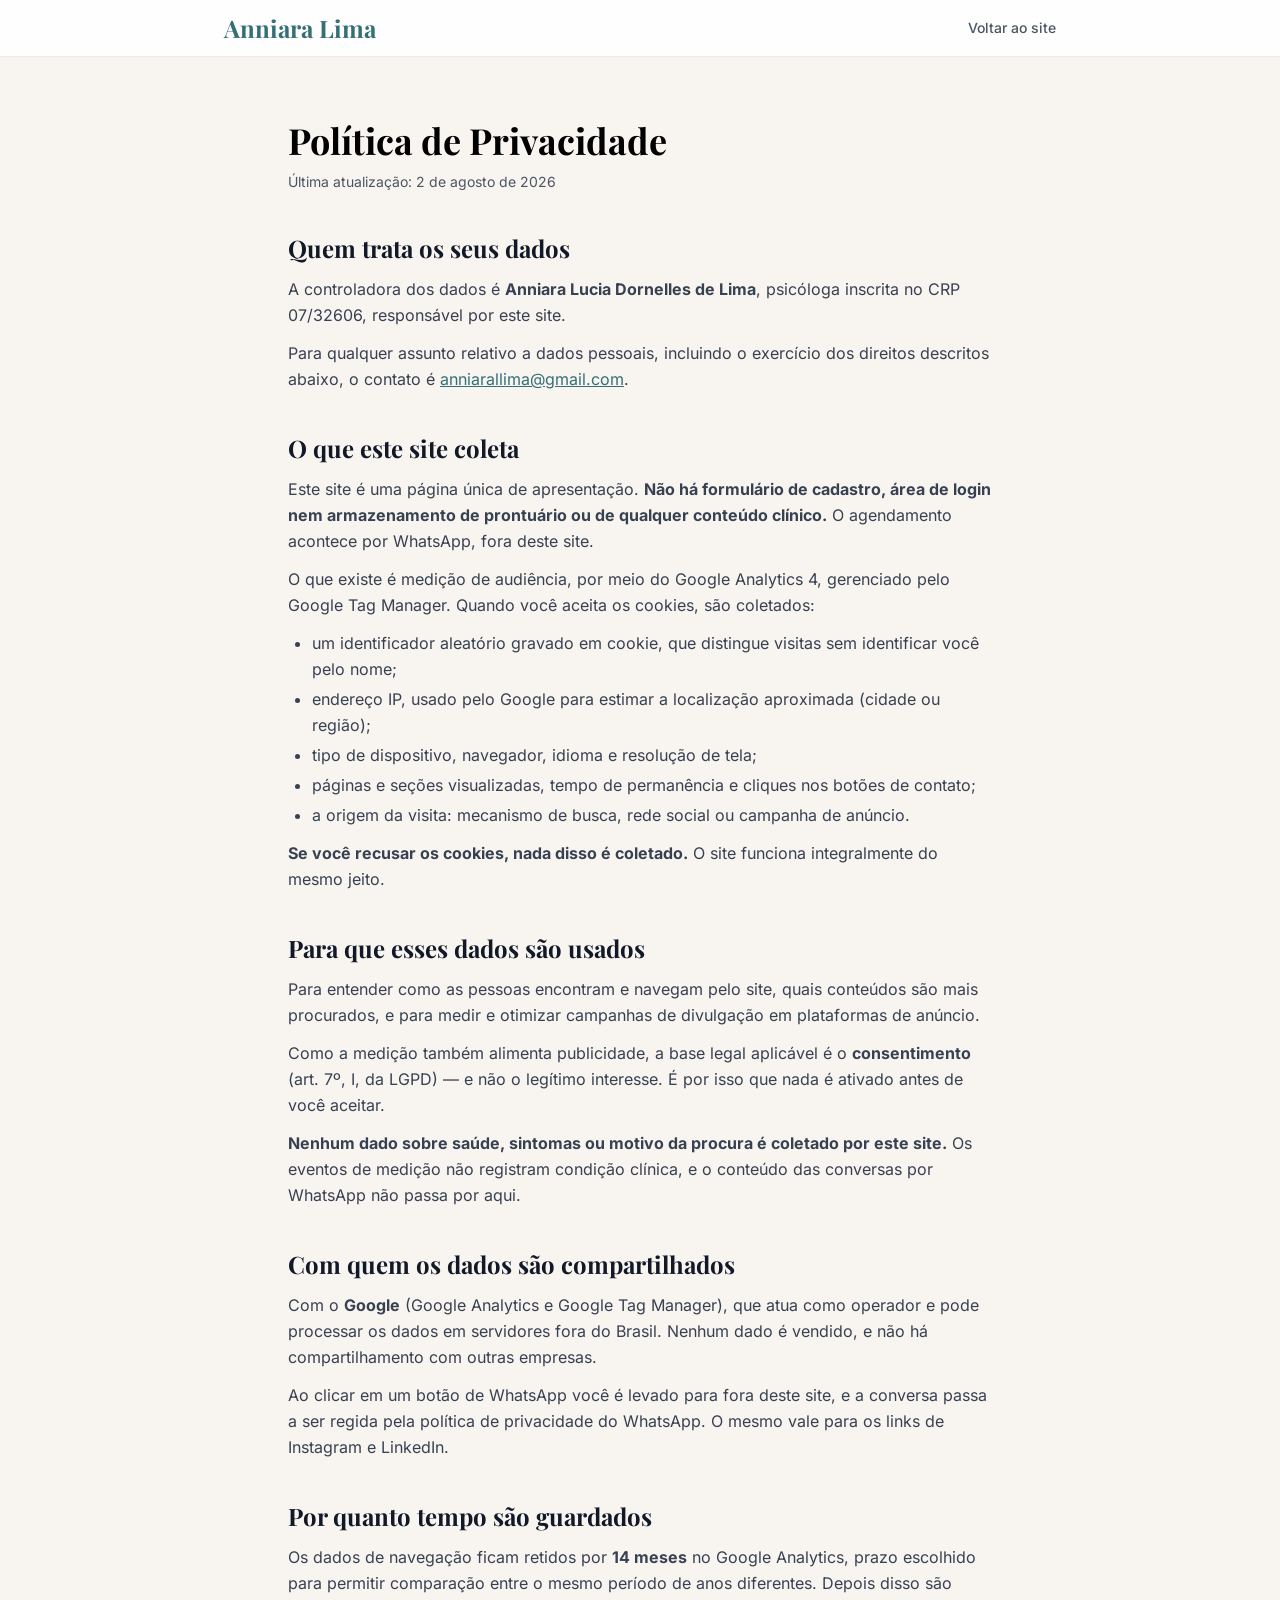
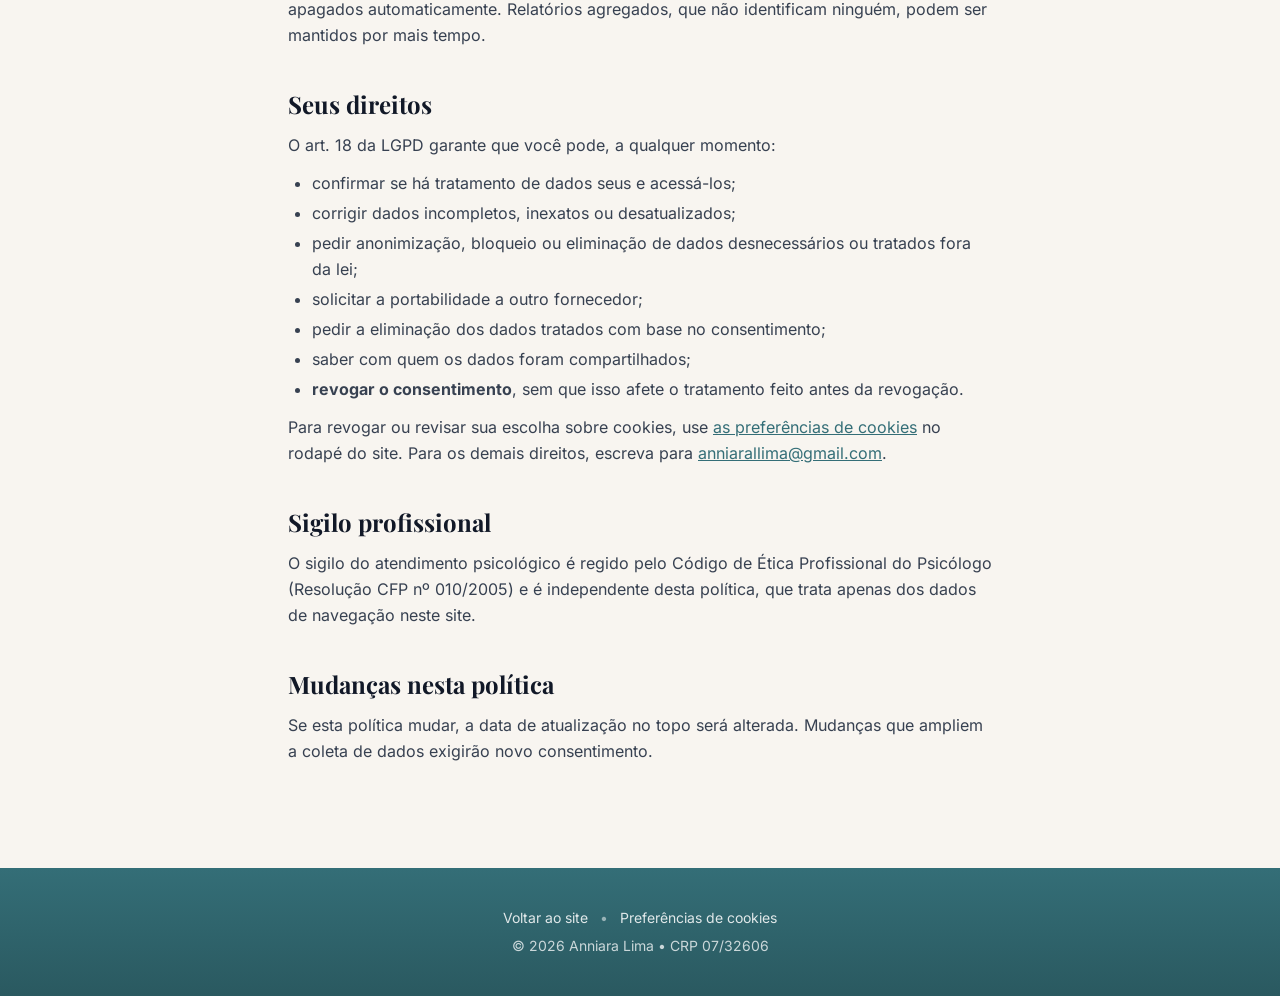
<file: privacidade.html>
<!DOCTYPE html>
<html lang="pt-BR">

<head>
    <meta charset="UTF-8">
    <meta name="viewport" content="width=device-width, initial-scale=1.0">
    <title>Política de Privacidade | Anniara Lima - Psicóloga</title>
    <link rel="icon" type="image/x-icon" href="static/icon_anni.ico">
    <meta name="description"
        content="Como os dados dos visitantes do site são tratados: cookies de medição, finalidade, retenção e direitos do titular sob a LGPD.">
    <meta name="robots" content="noindex, follow">
    <link rel="canonical" href="https://anniaralima.com/privacidade.html">
    <link rel="stylesheet" href="styles.css">
    <link rel="apple-touch-icon" sizes="180x180" href="static/opt/apple-touch-icon.png">
</head>

<body class="bg-soft-bg font-sans">
    <header class="bg-white/90 backdrop-blur-md shadow-sm sticky top-0 z-50">
        <nav class="max-w-4xl mx-auto px-4 sm:px-6 lg:px-8">
            <div class="flex justify-between items-center h-18 py-3">
                <a href="index.html"
                    class="text-2xl font-serif font-bold text-primary hover:text-primary_low transition duration-300">Anniara
                    Lima</a>
                <a href="index.html" class="text-gray-600 hover:text-primary text-sm font-medium">Voltar ao site</a>
            </div>
        </nav>
    </header>

    <main class="max-w-3xl mx-auto px-4 sm:px-6 lg:px-8 py-16">
        <h1 class="font-serif text-3xl md:text-4xl font-bold mb-3">Política de Privacidade</h1>
        <p class="text-gray-600 text-sm mb-10">Última atualização: 2 de agosto de 2026</p>

        <div class="space-y-10 text-gray-700 leading-relaxed">

            <section>
                <h2 class="font-serif text-2xl font-bold text-gray-900 mb-3">Quem trata os seus dados</h2>
                <p>
                    A controladora dos dados é <strong>Anniara Lucia Dornelles de Lima</strong>, psicóloga inscrita no
                    CRP 07/32606, responsável por este site.
                </p>
                <p class="mt-3">
                    Para qualquer assunto relativo a dados pessoais, incluindo o exercício dos direitos descritos
                    abaixo, o contato é
                    <a href="mailto:anniarallima@gmail.com"
                        class="text-primary underline hover:text-primary-dark">anniarallima@gmail.com</a>.
                </p>
            </section>

            <section>
                <h2 class="font-serif text-2xl font-bold text-gray-900 mb-3">O que este site coleta</h2>
                <p>
                    Este site é uma página única de apresentação. <strong>Não há formulário de cadastro, área de login
                        nem armazenamento de prontuário ou de qualquer conteúdo clínico.</strong> O agendamento acontece
                    por WhatsApp, fora deste site.
                </p>
                <p class="mt-3">
                    O que existe é medição de audiência, por meio do Google Analytics 4, gerenciado pelo Google Tag
                    Manager. Quando você aceita os cookies, são coletados:
                </p>
                <ul class="list-disc pl-6 mt-3 space-y-1">
                    <li>um identificador aleatório gravado em cookie, que distingue visitas sem identificar você pelo
                        nome;</li>
                    <li>endereço IP, usado pelo Google para estimar a localização aproximada (cidade ou região);</li>
                    <li>tipo de dispositivo, navegador, idioma e resolução de tela;</li>
                    <li>páginas e seções visualizadas, tempo de permanência e cliques nos botões de contato;</li>
                    <li>a origem da visita: mecanismo de busca, rede social ou campanha de anúncio.</li>
                </ul>
                <p class="mt-3">
                    <strong>Se você recusar os cookies, nada disso é coletado.</strong> O site funciona integralmente do
                    mesmo jeito.
                </p>
            </section>

            <section>
                <h2 class="font-serif text-2xl font-bold text-gray-900 mb-3">Para que esses dados são usados</h2>
                <p>
                    Para entender como as pessoas encontram e navegam pelo site, quais conteúdos são mais procurados, e
                    para medir e otimizar campanhas de divulgação em plataformas de anúncio.
                </p>
                <p class="mt-3">
                    Como a medição também alimenta publicidade, a base legal aplicável é o
                    <strong>consentimento</strong> (art. 7º, I, da LGPD) — e não o legítimo interesse. É por isso que
                    nada é ativado antes de você aceitar.
                </p>
                <p class="mt-3">
                    <strong>Nenhum dado sobre saúde, sintomas ou motivo da procura é coletado por este site.</strong> Os
                    eventos de medição não registram condição clínica, e o conteúdo das conversas por WhatsApp não passa
                    por aqui.
                </p>
            </section>

            <section>
                <h2 class="font-serif text-2xl font-bold text-gray-900 mb-3">Com quem os dados são compartilhados</h2>
                <p>
                    Com o <strong>Google</strong> (Google Analytics e Google Tag Manager), que atua como operador e pode
                    processar os dados em servidores fora do Brasil. Nenhum dado é vendido, e não há compartilhamento
                    com outras empresas.
                </p>
                <p class="mt-3">
                    Ao clicar em um botão de WhatsApp você é levado para fora deste site, e a conversa passa a ser
                    regida pela política de privacidade do WhatsApp. O mesmo vale para os links de Instagram e LinkedIn.
                </p>
            </section>

            <section>
                <h2 class="font-serif text-2xl font-bold text-gray-900 mb-3">Por quanto tempo são guardados</h2>
                <p>
                    Os dados de navegação ficam retidos por <strong>14 meses</strong> no Google Analytics, prazo
                    escolhido para permitir comparação entre o mesmo período de anos diferentes. Depois disso são
                    apagados automaticamente. Relatórios agregados, que não identificam ninguém, podem ser mantidos por
                    mais tempo.
                </p>
            </section>

            <section>
                <h2 class="font-serif text-2xl font-bold text-gray-900 mb-3">Seus direitos</h2>
                <p>O art. 18 da LGPD garante que você pode, a qualquer momento:</p>
                <ul class="list-disc pl-6 mt-3 space-y-1">
                    <li>confirmar se há tratamento de dados seus e acessá-los;</li>
                    <li>corrigir dados incompletos, inexatos ou desatualizados;</li>
                    <li>pedir anonimização, bloqueio ou eliminação de dados desnecessários ou tratados fora da lei;</li>
                    <li>solicitar a portabilidade a outro fornecedor;</li>
                    <li>pedir a eliminação dos dados tratados com base no consentimento;</li>
                    <li>saber com quem os dados foram compartilhados;</li>
                    <li><strong>revogar o consentimento</strong>, sem que isso afete o tratamento feito antes da
                        revogação.</li>
                </ul>
                <p class="mt-3">
                    Para revogar ou revisar sua escolha sobre cookies, use
                    <a href="index.html?cookies=1"
                        class="text-primary underline hover:text-primary-dark">as preferências de cookies</a>
                    no rodapé do site. Para os demais direitos, escreva para
                    <a href="mailto:anniarallima@gmail.com"
                        class="text-primary underline hover:text-primary-dark">anniarallima@gmail.com</a>.
                </p>
            </section>

            <section>
                <h2 class="font-serif text-2xl font-bold text-gray-900 mb-3">Sigilo profissional</h2>
                <p>
                    O sigilo do atendimento psicológico é regido pelo Código de Ética Profissional do Psicólogo
                    (Resolução CFP nº 010/2005) e é independente desta política, que trata apenas dos dados de
                    navegação neste site.
                </p>
            </section>

            <section>
                <h2 class="font-serif text-2xl font-bold text-gray-900 mb-3">Mudanças nesta política</h2>
                <p>
                    Se esta política mudar, a data de atualização no topo será alterada. Mudanças que ampliem a coleta
                    de dados exigirão novo consentimento.
                </p>
            </section>

        </div>
    </main>

    <footer class="bg-gradient-to-b from-primary to-primary-dark text-white py-10 mt-10">
        <div class="max-w-3xl mx-auto px-4 sm:px-6 lg:px-8 text-center">
            <p class="text-white/85 text-sm mb-2">
                <a href="index.html" class="hover:text-white transition-colors">Voltar ao site</a>
                <span class="text-white/50 mx-2">•</span>
                <a href="index.html?cookies=1" class="hover:text-white transition-colors">Preferências
                    de cookies</a>
            </p>
            <p class="text-white/75 text-sm">&copy; 2026 Anniara Lima • CRP 07/32606</p>
        </div>
    </footer>
</body>

</html>
</file>
<file: styles.css>
*,:after,:before{--tw-border-spacing-x:0;--tw-border-spacing-y:0;--tw-translate-x:0;--tw-translate-y:0;--tw-rotate:0;--tw-skew-x:0;--tw-skew-y:0;--tw-scale-x:1;--tw-scale-y:1;--tw-pan-x: ;--tw-pan-y: ;--tw-pinch-zoom: ;--tw-scroll-snap-strictness:proximity;--tw-gradient-from-position: ;--tw-gradient-via-position: ;--tw-gradient-to-position: ;--tw-ordinal: ;--tw-slashed-zero: ;--tw-numeric-figure: ;--tw-numeric-spacing: ;--tw-numeric-fraction: ;--tw-ring-inset: ;--tw-ring-offset-width:0px;--tw-ring-offset-color:#fff;--tw-ring-color:rgba(59,130,246,.5);--tw-ring-offset-shadow:0 0 #0000;--tw-ring-shadow:0 0 #0000;--tw-shadow:0 0 #0000;--tw-shadow-colored:0 0 #0000;--tw-blur: ;--tw-brightness: ;--tw-contrast: ;--tw-grayscale: ;--tw-hue-rotate: ;--tw-invert: ;--tw-saturate: ;--tw-sepia: ;--tw-drop-shadow: ;--tw-backdrop-blur: ;--tw-backdrop-brightness: ;--tw-backdrop-contrast: ;--tw-backdrop-grayscale: ;--tw-backdrop-hue-rotate: ;--tw-backdrop-invert: ;--tw-backdrop-opacity: ;--tw-backdrop-saturate: ;--tw-backdrop-sepia: ;--tw-contain-size: ;--tw-contain-layout: ;--tw-contain-paint: ;--tw-contain-style: }::backdrop{--tw-border-spacing-x:0;--tw-border-spacing-y:0;--tw-translate-x:0;--tw-translate-y:0;--tw-rotate:0;--tw-skew-x:0;--tw-skew-y:0;--tw-scale-x:1;--tw-scale-y:1;--tw-pan-x: ;--tw-pan-y: ;--tw-pinch-zoom: ;--tw-scroll-snap-strictness:proximity;--tw-gradient-from-position: ;--tw-gradient-via-position: ;--tw-gradient-to-position: ;--tw-ordinal: ;--tw-slashed-zero: ;--tw-numeric-figure: ;--tw-numeric-spacing: ;--tw-numeric-fraction: ;--tw-ring-inset: ;--tw-ring-offset-width:0px;--tw-ring-offset-color:#fff;--tw-ring-color:rgba(59,130,246,.5);--tw-ring-offset-shadow:0 0 #0000;--tw-ring-shadow:0 0 #0000;--tw-shadow:0 0 #0000;--tw-shadow-colored:0 0 #0000;--tw-blur: ;--tw-brightness: ;--tw-contrast: ;--tw-grayscale: ;--tw-hue-rotate: ;--tw-invert: ;--tw-saturate: ;--tw-sepia: ;--tw-drop-shadow: ;--tw-backdrop-blur: ;--tw-backdrop-brightness: ;--tw-backdrop-contrast: ;--tw-backdrop-grayscale: ;--tw-backdrop-hue-rotate: ;--tw-backdrop-invert: ;--tw-backdrop-opacity: ;--tw-backdrop-saturate: ;--tw-backdrop-sepia: ;--tw-contain-size: ;--tw-contain-layout: ;--tw-contain-paint: ;--tw-contain-style: }/*! tailwindcss v3.4.17 | MIT License | https://tailwindcss.com*/*,:after,:before{box-sizing:border-box;border:0 solid #e5e7eb}:after,:before{--tw-content:""}:host,html{line-height:1.5;-webkit-text-size-adjust:100%;-moz-tab-size:4;-o-tab-size:4;tab-size:4;font-family:Inter,system-ui,sans-serif;font-feature-settings:normal;font-variation-settings:normal;-webkit-tap-highlight-color:transparent}body{margin:0;line-height:inherit}hr{height:0;color:inherit;border-top-width:1px}abbr:where([title]){-webkit-text-decoration:underline dotted;text-decoration:underline dotted}h1,h2,h3,h4,h5,h6{font-size:inherit;font-weight:inherit}a{color:inherit;text-decoration:inherit}b,strong{font-weight:bolder}code,kbd,pre,samp{font-family:ui-monospace,SFMono-Regular,Menlo,Monaco,Consolas,Liberation Mono,Courier New,monospace;font-feature-settings:normal;font-variation-settings:normal;font-size:1em}small{font-size:80%}sub,sup{font-size:75%;line-height:0;position:relative;vertical-align:baseline}sub{bottom:-.25em}sup{top:-.5em}table{text-indent:0;border-color:inherit;border-collapse:collapse}button,input,optgroup,select,textarea{font-family:inherit;font-feature-settings:inherit;font-variation-settings:inherit;font-size:100%;font-weight:inherit;line-height:inherit;letter-spacing:inherit;color:inherit;margin:0;padding:0}button,select{text-transform:none}button,input:where([type=button]),input:where([type=reset]),input:where([type=submit]){-webkit-appearance:button;background-color:transparent;background-image:none}:-moz-focusring{outline:auto}:-moz-ui-invalid{box-shadow:none}progress{vertical-align:baseline}::-webkit-inner-spin-button,::-webkit-outer-spin-button{height:auto}[type=search]{-webkit-appearance:textfield;outline-offset:-2px}::-webkit-search-decoration{-webkit-appearance:none}::-webkit-file-upload-button{-webkit-appearance:button;font:inherit}summary{display:list-item}blockquote,dd,dl,figure,h1,h2,h3,h4,h5,h6,hr,p,pre{margin:0}fieldset{margin:0}fieldset,legend{padding:0}menu,ol,ul{list-style:none;margin:0;padding:0}dialog{padding:0}textarea{resize:vertical}input::-moz-placeholder,textarea::-moz-placeholder{opacity:1;color:#9ca3af}input::placeholder,textarea::placeholder{opacity:1;color:#9ca3af}[role=button],button{cursor:pointer}:disabled{cursor:default}audio,canvas,embed,iframe,img,object,svg,video{display:block;vertical-align:middle}img,video{max-width:100%;height:auto}[hidden]:where(:not([hidden=until-found])){display:none}.container{width:100%}@media (min-width:640px){.container{max-width:640px}}@media (min-width:768px){.container{max-width:768px}}@media (min-width:1024px){.container{max-width:1024px}}@media (min-width:1280px){.container{max-width:1280px}}@media (min-width:1536px){.container{max-width:1536px}}.sr-only{position:absolute;width:1px;height:1px;padding:0;margin:-1px;overflow:hidden;clip:rect(0,0,0,0);white-space:nowrap;border-width:0}.visible{visibility:visible}.invisible{visibility:hidden}.fixed{position:fixed}.absolute{position:absolute}.relative{position:relative}.sticky{position:sticky}.inset-0{inset:0}.inset-x-0{left:0;right:0}.-bottom-4{bottom:-1rem}.-bottom-6{bottom:-1.5rem}.-left-4{left:-1rem}.-right-6{right:-1.5rem}.bottom-0{bottom:0}.bottom-10{bottom:2.5rem}.bottom-8{bottom:2rem}.left-0{left:0}.left-10{left:2.5rem}.left-6{left:1.5rem}.left-\[10\%\]{left:10%}.right-0{right:0}.right-10{right:2.5rem}.right-8{right:2rem}.right-\[10\%\]{right:10%}.top-0{top:0}.top-20{top:5rem}.top-6{top:1.5rem}.z-10{z-index:10}.z-50{z-index:50}.z-\[60\]{z-index:60}.order-1{order:1}.order-2{order:2}.mx-2{margin-left:.5rem;margin-right:.5rem}.mx-auto{margin-left:auto;margin-right:auto}.-ml-\[1px\]{margin-left:-1px}.mb-1{margin-bottom:.25rem}.mb-1\.5{margin-bottom:.375rem}.mb-10{margin-bottom:2.5rem}.mb-12{margin-bottom:3rem}.mb-14{margin-bottom:3.5rem}.mb-2{margin-bottom:.5rem}.mb-3{margin-bottom:.75rem}.mb-4{margin-bottom:1rem}.mb-5{margin-bottom:1.25rem}.mb-6{margin-bottom:1.5rem}.mb-8{margin-bottom:2rem}.ml-4{margin-left:1rem}.mr-1\.5{margin-right:.375rem}.mr-2{margin-right:.5rem}.mt-0\.5{margin-top:.125rem}.mt-10{margin-top:2.5rem}.mt-2{margin-top:.5rem}.mt-3{margin-top:.75rem}.mt-4{margin-top:1rem}.mt-5{margin-top:1.25rem}.mt-6{margin-top:1.5rem}.block{display:block}.inline-block{display:inline-block}.flex{display:flex}.inline-flex{display:inline-flex}.grid{display:grid}.hidden{display:none}.h-0\.5{height:.125rem}.h-10{height:2.5rem}.h-12{height:3rem}.h-14{height:3.5rem}.h-16{height:4rem}.h-20{height:5rem}.h-72{height:18rem}.h-8{height:2rem}.h-96{height:24rem}.h-auto{height:auto}.h-full{height:100%}.w-0\.5{width:.125rem}.w-10{width:2.5rem}.w-12{width:3rem}.w-14{width:3.5rem}.w-16{width:4rem}.w-72{width:18rem}.w-8{width:2rem}.w-96{width:24rem}.w-full{width:100%}.max-w-2xl{max-width:42rem}.max-w-3xl{max-width:48rem}.max-w-4xl{max-width:56rem}.max-w-5xl{max-width:64rem}.max-w-7xl{max-width:80rem}.max-w-lg{max-width:32rem}.max-w-sm{max-width:24rem}.max-w-xl{max-width:36rem}.flex-1{flex:1 1 0%}.flex-shrink-0,.shrink-0{flex-shrink:0}.translate-x-full{--tw-translate-x:100%}.transform,.translate-x-full{transform:translate(var(--tw-translate-x),var(--tw-translate-y)) rotate(var(--tw-rotate)) skewX(var(--tw-skew-x)) skewY(var(--tw-skew-y)) scaleX(var(--tw-scale-x)) scaleY(var(--tw-scale-y))}.cursor-default{cursor:default}.cursor-pointer{cursor:pointer}.list-disc{list-style-type:disc}.grid-cols-1{grid-template-columns:repeat(1,minmax(0,1fr))}.grid-cols-2{grid-template-columns:repeat(2,minmax(0,1fr))}.flex-row{flex-direction:row}.flex-col{flex-direction:column}.items-start{align-items:flex-start}.items-center{align-items:center}.justify-center{justify-content:center}.justify-between{justify-content:space-between}.gap-12{gap:3rem}.gap-16{gap:4rem}.gap-2{gap:.5rem}.gap-3{gap:.75rem}.gap-4{gap:1rem}.gap-5{gap:1.25rem}.gap-6{gap:1.5rem}.gap-8{gap:2rem}.space-x-0\.5>:not([hidden])~:not([hidden]){--tw-space-x-reverse:0;margin-right:calc(.125rem*var(--tw-space-x-reverse));margin-left:calc(.125rem*(1 - var(--tw-space-x-reverse)))}.space-x-1>:not([hidden])~:not([hidden]){--tw-space-x-reverse:0;margin-right:calc(.25rem*var(--tw-space-x-reverse));margin-left:calc(.25rem*(1 - var(--tw-space-x-reverse)))}.space-x-3>:not([hidden])~:not([hidden]){--tw-space-x-reverse:0;margin-right:calc(.75rem*var(--tw-space-x-reverse));margin-left:calc(.75rem*(1 - var(--tw-space-x-reverse)))}.space-y-1>:not([hidden])~:not([hidden]){--tw-space-y-reverse:0;margin-top:calc(.25rem*(1 - var(--tw-space-y-reverse)));margin-bottom:calc(.25rem*var(--tw-space-y-reverse))}.space-y-10>:not([hidden])~:not([hidden]){--tw-space-y-reverse:0;margin-top:calc(2.5rem*(1 - var(--tw-space-y-reverse)));margin-bottom:calc(2.5rem*var(--tw-space-y-reverse))}.space-y-2>:not([hidden])~:not([hidden]){--tw-space-y-reverse:0;margin-top:calc(.5rem*(1 - var(--tw-space-y-reverse)));margin-bottom:calc(.5rem*var(--tw-space-y-reverse))}.overflow-hidden{overflow:hidden}.rounded-2xl{border-radius:1rem}.rounded-3xl{border-radius:1.5rem}.rounded-full{border-radius:9999px}.rounded-lg{border-radius:.5rem}.rounded-xl{border-radius:.75rem}.border{border-width:1px}.border-2{border-width:2px}.border-4{border-width:4px}.border-b{border-bottom-width:1px}.border-t{border-top-width:1px}.border-gray-100{--tw-border-opacity:1;border-color:rgb(243 244 246/var(--tw-border-opacity,1))}.border-gray-300{--tw-border-opacity:1;border-color:rgb(209 213 219/var(--tw-border-opacity,1))}.border-primary{--tw-border-opacity:1;border-color:rgb(52 110 119/var(--tw-border-opacity,1))}.border-white\/20{border-color:hsla(0,0%,100%,.2)}.border-white\/25{border-color:hsla(0,0%,100%,.25)}.border-white\/30{border-color:hsla(0,0%,100%,.3)}.border-white\/40{border-color:hsla(0,0%,100%,.4)}.bg-black\/50{background-color:rgba(0,0,0,.5)}.bg-green-600{--tw-bg-opacity:1;background-color:rgb(22 163 74/var(--tw-bg-opacity,1))}.bg-primary{--tw-bg-opacity:1;background-color:rgb(52 110 119/var(--tw-bg-opacity,1))}.bg-primary\/10{background-color:rgba(52,110,119,.1)}.bg-primary\/20{background-color:rgba(52,110,119,.2)}.bg-primary_low{--tw-bg-opacity:1;background-color:rgb(121 186 196/var(--tw-bg-opacity,1))}.bg-soft-bg{--tw-bg-opacity:1;background-color:rgb(248 245 240/var(--tw-bg-opacity,1))}.bg-warm-dark{--tw-bg-opacity:1;background-color:rgb(138 95 50/var(--tw-bg-opacity,1))}.bg-warm\/15{background-color:hsla(29,43%,59%,.15)}.bg-white{--tw-bg-opacity:1;background-color:rgb(255 255 255/var(--tw-bg-opacity,1))}.bg-white\/15{background-color:hsla(0,0%,100%,.15)}.bg-white\/90{background-color:hsla(0,0%,100%,.9)}.bg-gradient-to-b{background-image:linear-gradient(to bottom,var(--tw-gradient-stops))}.bg-gradient-to-br{background-image:linear-gradient(to bottom right,var(--tw-gradient-stops))}.bg-gradient-to-r{background-image:linear-gradient(to right,var(--tw-gradient-stops))}.from-primary{--tw-gradient-from:#346e77 var(--tw-gradient-from-position);--tw-gradient-to:rgba(52,110,119,0) var(--tw-gradient-to-position);--tw-gradient-stops:var(--tw-gradient-from),var(--tw-gradient-to)}.from-purple-500{--tw-gradient-from:#a855f7 var(--tw-gradient-from-position);--tw-gradient-to:rgba(168,85,247,0) var(--tw-gradient-to-position);--tw-gradient-stops:var(--tw-gradient-from),var(--tw-gradient-to)}.from-soft-bg{--tw-gradient-from:#f8f5f0 var(--tw-gradient-from-position);--tw-gradient-to:hsla(38,36%,96%,0) var(--tw-gradient-to-position);--tw-gradient-stops:var(--tw-gradient-from),var(--tw-gradient-to)}.from-0\%{--tw-gradient-from-position:0%}.via-primary-dark{--tw-gradient-to:rgba(42,89,96,0) var(--tw-gradient-to-position);--tw-gradient-stops:var(--tw-gradient-from),#2a5960 var(--tw-gradient-via-position),var(--tw-gradient-to)}.via-90\%{--tw-gradient-via-position:90%}.to-pink-500{--tw-gradient-to:#ec4899 var(--tw-gradient-to-position)}.to-primary-dark{--tw-gradient-to:#2a5960 var(--tw-gradient-to-position)}.to-primary_low{--tw-gradient-to:#79bac4 var(--tw-gradient-to-position)}.to-white{--tw-gradient-to:#fff var(--tw-gradient-to-position)}.to-100\%{--tw-gradient-to-position:100%}.object-cover{-o-object-fit:cover;object-fit:cover}.p-2{padding:.5rem}.p-5{padding:1.25rem}.p-6{padding:1.5rem}.p-8{padding:2rem}.px-3{padding-left:.75rem;padding-right:.75rem}.px-4{padding-left:1rem;padding-right:1rem}.px-5{padding-left:1.25rem;padding-right:1.25rem}.px-6{padding-left:1.5rem;padding-right:1.5rem}.px-7{padding-left:1.75rem;padding-right:1.75rem}.px-8{padding-left:2rem;padding-right:2rem}.py-1{padding-top:.25rem;padding-bottom:.25rem}.py-1\.5{padding-top:.375rem;padding-bottom:.375rem}.py-10{padding-top:2.5rem;padding-bottom:2.5rem}.py-16{padding-top:4rem;padding-bottom:4rem}.py-2{padding-top:.5rem;padding-bottom:.5rem}.py-2\.5{padding-top:.625rem;padding-bottom:.625rem}.py-20{padding-top:5rem;padding-bottom:5rem}.py-3{padding-top:.75rem;padding-bottom:.75rem}.py-3\.5{padding-top:.875rem;padding-bottom:.875rem}.py-4{padding-top:1rem;padding-bottom:1rem}.py-5{padding-top:1.25rem;padding-bottom:1.25rem}.pb-32{padding-bottom:8rem}.pb-8{padding-bottom:2rem}.pl-6{padding-left:1.5rem}.pt-16{padding-top:4rem}.pt-4{padding-top:1rem}.pt-8{padding-top:2rem}.text-left{text-align:left}.text-center{text-align:center}.font-sans{font-family:Inter,system-ui,sans-serif}.font-serif{font-family:Playfair Display,Georgia,serif}.text-2xl{font-size:1.5rem;line-height:2rem}.text-3xl{font-size:1.875rem;line-height:2.25rem}.text-4xl{font-size:2.25rem;line-height:2.5rem}.text-6xl{font-size:3.75rem;line-height:1}.text-base{font-size:1rem;line-height:1.5rem}.text-lg{font-size:1.125rem;line-height:1.75rem}.text-sm{font-size:.875rem;line-height:1.25rem}.text-xl{font-size:1.25rem;line-height:1.75rem}.text-xs{font-size:.75rem;line-height:1rem}.font-bold{font-weight:700}.font-medium{font-weight:500}.font-semibold{font-weight:600}.uppercase{text-transform:uppercase}.italic{font-style:italic}.leading-none{line-height:1}.leading-relaxed{line-height:1.625}.leading-tight{line-height:1.25}.tracking-wider{letter-spacing:.05em}.text-gray-500{--tw-text-opacity:1;color:rgb(107 114 128/var(--tw-text-opacity,1))}.text-gray-600{--tw-text-opacity:1;color:rgb(75 85 99/var(--tw-text-opacity,1))}.text-gray-700{--tw-text-opacity:1;color:rgb(55 65 81/var(--tw-text-opacity,1))}.text-gray-800{--tw-text-opacity:1;color:rgb(31 41 55/var(--tw-text-opacity,1))}.text-gray-900{--tw-text-opacity:1;color:rgb(17 24 39/var(--tw-text-opacity,1))}.text-green-600{--tw-text-opacity:1;color:rgb(22 163 74/var(--tw-text-opacity,1))}.text-primary{--tw-text-opacity:1;color:rgb(52 110 119/var(--tw-text-opacity,1))}.text-primary\/10{color:rgba(52,110,119,.1)}.text-warm-dark{--tw-text-opacity:1;color:rgb(138 95 50/var(--tw-text-opacity,1))}.text-white{--tw-text-opacity:1;color:rgb(255 255 255/var(--tw-text-opacity,1))}.text-white\/50{color:hsla(0,0%,100%,.5)}.text-white\/75{color:hsla(0,0%,100%,.75)}.text-white\/80{color:hsla(0,0%,100%,.8)}.text-white\/85{color:hsla(0,0%,100%,.85)}.text-white\/90{color:hsla(0,0%,100%,.9)}.text-yellow-400{--tw-text-opacity:1;color:rgb(250 204 21/var(--tw-text-opacity,1))}.underline{text-decoration-line:underline}.opacity-0{opacity:0}.opacity-10{opacity:.1}.opacity-100{opacity:1}.shadow-2xl{--tw-shadow:0 25px 50px -12px rgba(0,0,0,.25);--tw-shadow-colored:0 25px 50px -12px var(--tw-shadow-color)}.shadow-2xl,.shadow-lg{box-shadow:var(--tw-ring-offset-shadow,0 0 #0000),var(--tw-ring-shadow,0 0 #0000),var(--tw-shadow)}.shadow-lg{--tw-shadow:0 10px 15px -3px rgba(0,0,0,.1),0 4px 6px -4px rgba(0,0,0,.1);--tw-shadow-colored:0 10px 15px -3px var(--tw-shadow-color),0 4px 6px -4px var(--tw-shadow-color)}.shadow-md{--tw-shadow:0 4px 6px -1px rgba(0,0,0,.1),0 2px 4px -2px rgba(0,0,0,.1);--tw-shadow-colored:0 4px 6px -1px var(--tw-shadow-color),0 2px 4px -2px var(--tw-shadow-color)}.shadow-md,.shadow-sm{box-shadow:var(--tw-ring-offset-shadow,0 0 #0000),var(--tw-ring-shadow,0 0 #0000),var(--tw-shadow)}.shadow-sm{--tw-shadow:0 1px 2px 0 rgba(0,0,0,.05);--tw-shadow-colored:0 1px 2px 0 var(--tw-shadow-color)}.shadow-xl{--tw-shadow:0 20px 25px -5px rgba(0,0,0,.1),0 8px 10px -6px rgba(0,0,0,.1);--tw-shadow-colored:0 20px 25px -5px var(--tw-shadow-color),0 8px 10px -6px var(--tw-shadow-color);box-shadow:var(--tw-ring-offset-shadow,0 0 #0000),var(--tw-ring-shadow,0 0 #0000),var(--tw-shadow)}.blur-3xl{--tw-blur:blur(64px);filter:var(--tw-blur) var(--tw-brightness) var(--tw-contrast) var(--tw-grayscale) var(--tw-hue-rotate) var(--tw-invert) var(--tw-saturate) var(--tw-sepia) var(--tw-drop-shadow)}.backdrop-blur-md{--tw-backdrop-blur:blur(12px)}.backdrop-blur-md,.backdrop-blur-sm{-webkit-backdrop-filter:var(--tw-backdrop-blur) var(--tw-backdrop-brightness) var(--tw-backdrop-contrast) var(--tw-backdrop-grayscale) var(--tw-backdrop-hue-rotate) var(--tw-backdrop-invert) var(--tw-backdrop-opacity) var(--tw-backdrop-saturate) var(--tw-backdrop-sepia);backdrop-filter:var(--tw-backdrop-blur) var(--tw-backdrop-brightness) var(--tw-backdrop-contrast) var(--tw-backdrop-grayscale) var(--tw-backdrop-hue-rotate) var(--tw-backdrop-invert) var(--tw-backdrop-opacity) var(--tw-backdrop-saturate) var(--tw-backdrop-sepia)}.backdrop-blur-sm{--tw-backdrop-blur:blur(4px)}.transition{transition-property:color,background-color,border-color,text-decoration-color,fill,stroke,opacity,box-shadow,transform,filter,-webkit-backdrop-filter;transition-property:color,background-color,border-color,text-decoration-color,fill,stroke,opacity,box-shadow,transform,filter,backdrop-filter;transition-property:color,background-color,border-color,text-decoration-color,fill,stroke,opacity,box-shadow,transform,filter,backdrop-filter,-webkit-backdrop-filter;transition-timing-function:cubic-bezier(.4,0,.2,1);transition-duration:.15s}.transition-all{transition-property:all;transition-timing-function:cubic-bezier(.4,0,.2,1);transition-duration:.15s}.transition-colors{transition-property:color,background-color,border-color,text-decoration-color,fill,stroke;transition-timing-function:cubic-bezier(.4,0,.2,1);transition-duration:.15s}.transition-transform{transition-property:transform;transition-timing-function:cubic-bezier(.4,0,.2,1);transition-duration:.15s}.duration-300{transition-duration:.3s}@font-face{font-family:Playfair Display;font-style:normal;font-weight:400 700;font-display:swap;src:url(static/fonts/playfair-display-latin.woff2) format("woff2");unicode-range:u+00??,u+0131,u+0152-0153,u+02bb-02bc,u+02c6,u+02da,u+02dc,u+0304,u+0308,u+0329,u+2000-206f,u+20ac,u+2122,u+2191,u+2193,u+2212,u+2215,u+feff,u+fffd}@font-face{font-family:Playfair Display;font-style:normal;font-weight:400 700;font-display:swap;src:url(static/fonts/playfair-display-latin-ext.woff2) format("woff2");unicode-range:u+0100-02ba,u+02bd-02c5,u+02c7-02cc,u+02ce-02d7,u+02dd-02ff,u+0304,u+0308,u+0329,u+1d00-1dbf,u+1e00-1e9f,u+1ef2-1eff,u+2020,u+20a0-20ab,u+20ad-20c0,u+2113,u+2c60-2c7f,u+a720-a7ff}@font-face{font-family:Inter;font-style:normal;font-weight:300 700;font-display:swap;src:url(static/fonts/inter-latin.woff2) format("woff2");unicode-range:u+00??,u+0131,u+0152-0153,u+02bb-02bc,u+02c6,u+02da,u+02dc,u+0304,u+0308,u+0329,u+2000-206f,u+20ac,u+2122,u+2191,u+2193,u+2212,u+2215,u+feff,u+fffd}@font-face{font-family:Inter;font-style:normal;font-weight:300 700;font-display:swap;src:url(static/fonts/inter-latin-ext.woff2) format("woff2");unicode-range:u+0100-02ba,u+02bd-02c5,u+02c7-02cc,u+02ce-02d7,u+02dd-02ff,u+0304,u+0308,u+0329,u+1d00-1dbf,u+1e00-1e9f,u+1ef2-1eff,u+2020,u+20a0-20ab,u+20ad-20c0,u+2113,u+2c60-2c7f,u+a720-a7ff}html{scroll-behavior:smooth}.transition-section{opacity:0;transform:translateY(30px);transition:opacity .7s cubic-bezier(.4,0,.2,1),transform .7s cubic-bezier(.4,0,.2,1)}.transition-section.visible{opacity:1;transform:translateY(0)}.nav-link:after{content:"";position:absolute;bottom:0;left:50%;width:0;height:2px;background:#346e77;transition:all .3s ease;transform:translateX(-50%)}.nav-link:hover:after{width:60%}.hero-image{animation:heroFloat 6s ease-in-out infinite}@keyframes heroFloat{0%,to{transform:translateY(0)}50%{transform:translateY(-8px)}}#whatsappButton:before{content:"";position:absolute;inset:-4px;border-radius:50%;background:rgba(34,197,94,.3);animation:waPulse 2s ease-in-out infinite;z-index:-1}@keyframes waPulse{0%,to{transform:scale(1);opacity:.5}50%{transform:scale(1.3);opacity:0}}.icon{height:1em;width:auto;display:inline-block;fill:currentColor;vertical-align:-.125em;flex-shrink:0}@media (prefers-reduced-motion:reduce){#whatsappButton:before,.hero-image,.transition-section{animation:none;transition:none;opacity:1;transform:none}}.hover\:-translate-y-0\.5:hover{--tw-translate-y:-0.125rem}.hover\:-translate-y-0\.5:hover,.hover\:-translate-y-1:hover{transform:translate(var(--tw-translate-x),var(--tw-translate-y)) rotate(var(--tw-rotate)) skewX(var(--tw-skew-x)) skewY(var(--tw-skew-y)) scaleX(var(--tw-scale-x)) scaleY(var(--tw-scale-y))}.hover\:-translate-y-1:hover{--tw-translate-y:-0.25rem}.hover\:-translate-y-2:hover{--tw-translate-y:-0.5rem;transform:translate(var(--tw-translate-x),var(--tw-translate-y)) rotate(var(--tw-rotate)) skewX(var(--tw-skew-x)) skewY(var(--tw-skew-y)) scaleX(var(--tw-scale-x)) scaleY(var(--tw-scale-y))}.hover\:bg-accent:hover{--tw-bg-opacity:1;background-color:rgb(246 241 234/var(--tw-bg-opacity,1))}.hover\:bg-green-500:hover{--tw-bg-opacity:1;background-color:rgb(34 197 94/var(--tw-bg-opacity,1))}.hover\:bg-green-700:hover{--tw-bg-opacity:1;background-color:rgb(21 128 61/var(--tw-bg-opacity,1))}.hover\:bg-primary-dark:hover{--tw-bg-opacity:1;background-color:rgb(42 89 96/var(--tw-bg-opacity,1))}.hover\:bg-primary\/5:hover{background-color:rgba(52,110,119,.05)}.hover\:bg-secondary:hover{--tw-bg-opacity:1;background-color:rgb(215 225 227/var(--tw-bg-opacity,1))}.hover\:bg-soft-bg:hover{--tw-bg-opacity:1;background-color:rgb(248 245 240/var(--tw-bg-opacity,1))}.hover\:bg-white\/10:hover{background-color:hsla(0,0%,100%,.1)}.hover\:bg-white\/25:hover{background-color:hsla(0,0%,100%,.25)}.hover\:from-purple-600:hover{--tw-gradient-from:#9333ea var(--tw-gradient-from-position);--tw-gradient-to:rgba(147,51,234,0) var(--tw-gradient-to-position);--tw-gradient-stops:var(--tw-gradient-from),var(--tw-gradient-to)}.hover\:to-pink-600:hover{--tw-gradient-to:#db2777 var(--tw-gradient-to-position)}.hover\:text-primary:hover{--tw-text-opacity:1;color:rgb(52 110 119/var(--tw-text-opacity,1))}.hover\:text-primary-dark:hover{--tw-text-opacity:1;color:rgb(42 89 96/var(--tw-text-opacity,1))}.hover\:text-primary_low:hover{--tw-text-opacity:1;color:rgb(121 186 196/var(--tw-text-opacity,1))}.hover\:text-white:hover{--tw-text-opacity:1;color:rgb(255 255 255/var(--tw-text-opacity,1))}.hover\:shadow-lg:hover{--tw-shadow:0 10px 15px -3px rgba(0,0,0,.1),0 4px 6px -4px rgba(0,0,0,.1);--tw-shadow-colored:0 10px 15px -3px var(--tw-shadow-color),0 4px 6px -4px var(--tw-shadow-color)}.hover\:shadow-lg:hover,.hover\:shadow-xl:hover{box-shadow:var(--tw-ring-offset-shadow,0 0 #0000),var(--tw-ring-shadow,0 0 #0000),var(--tw-shadow)}.hover\:shadow-xl:hover{--tw-shadow:0 20px 25px -5px rgba(0,0,0,.1),0 8px 10px -6px rgba(0,0,0,.1);--tw-shadow-colored:0 20px 25px -5px var(--tw-shadow-color),0 8px 10px -6px var(--tw-shadow-color)}.group:hover .group-hover\:scale-110{--tw-scale-x:1.1;--tw-scale-y:1.1;transform:translate(var(--tw-translate-x),var(--tw-translate-y)) rotate(var(--tw-rotate)) skewX(var(--tw-skew-x)) skewY(var(--tw-skew-y)) scaleX(var(--tw-scale-x)) scaleY(var(--tw-scale-y))}.group:hover .group-hover\:bg-primary{--tw-bg-opacity:1;background-color:rgb(52 110 119/var(--tw-bg-opacity,1))}.group:hover .group-hover\:text-white{--tw-text-opacity:1;color:rgb(255 255 255/var(--tw-text-opacity,1))}@media (min-width:640px){.sm\:flex-row{flex-direction:row}.sm\:px-6{padding-left:1.5rem;padding-right:1.5rem}}@media (min-width:768px){.md\:order-1{order:1}.md\:order-2{order:2}.md\:mb-4{margin-bottom:1rem}.md\:block{display:block}.md\:flex{display:flex}.md\:hidden{display:none}.md\:h-32{height:8rem}.md\:w-5\/12{width:41.666667%}.md\:w-7\/12{width:58.333333%}.md\:max-w-none{max-width:none}.md\:flex-none{flex:none}.md\:grid-cols-2{grid-template-columns:repeat(2,minmax(0,1fr))}.md\:grid-cols-3{grid-template-columns:repeat(3,minmax(0,1fr))}.md\:grid-cols-4{grid-template-columns:repeat(4,minmax(0,1fr))}.md\:grid-cols-5{grid-template-columns:repeat(5,minmax(0,1fr))}.md\:flex-row{flex-direction:row}.md\:flex-col{flex-direction:column}.md\:items-center{align-items:center}.md\:justify-start{justify-content:flex-start}.md\:gap-0{gap:0}.md\:gap-10{gap:2.5rem}.md\:gap-4{gap:1rem}.md\:pb-40{padding-bottom:10rem}.md\:pt-24{padding-top:6rem}.md\:text-left{text-align:left}.md\:text-center{text-align:center}.md\:text-4xl{font-size:2.25rem;line-height:2.5rem}.md\:text-5xl{font-size:3rem;line-height:1}.md\:text-xl{font-size:1.25rem;line-height:1.75rem}}@media (min-width:1024px){.lg\:px-8{padding-left:2rem;padding-right:2rem}.lg\:text-6xl{font-size:3.75rem;line-height:1}}
</file>
